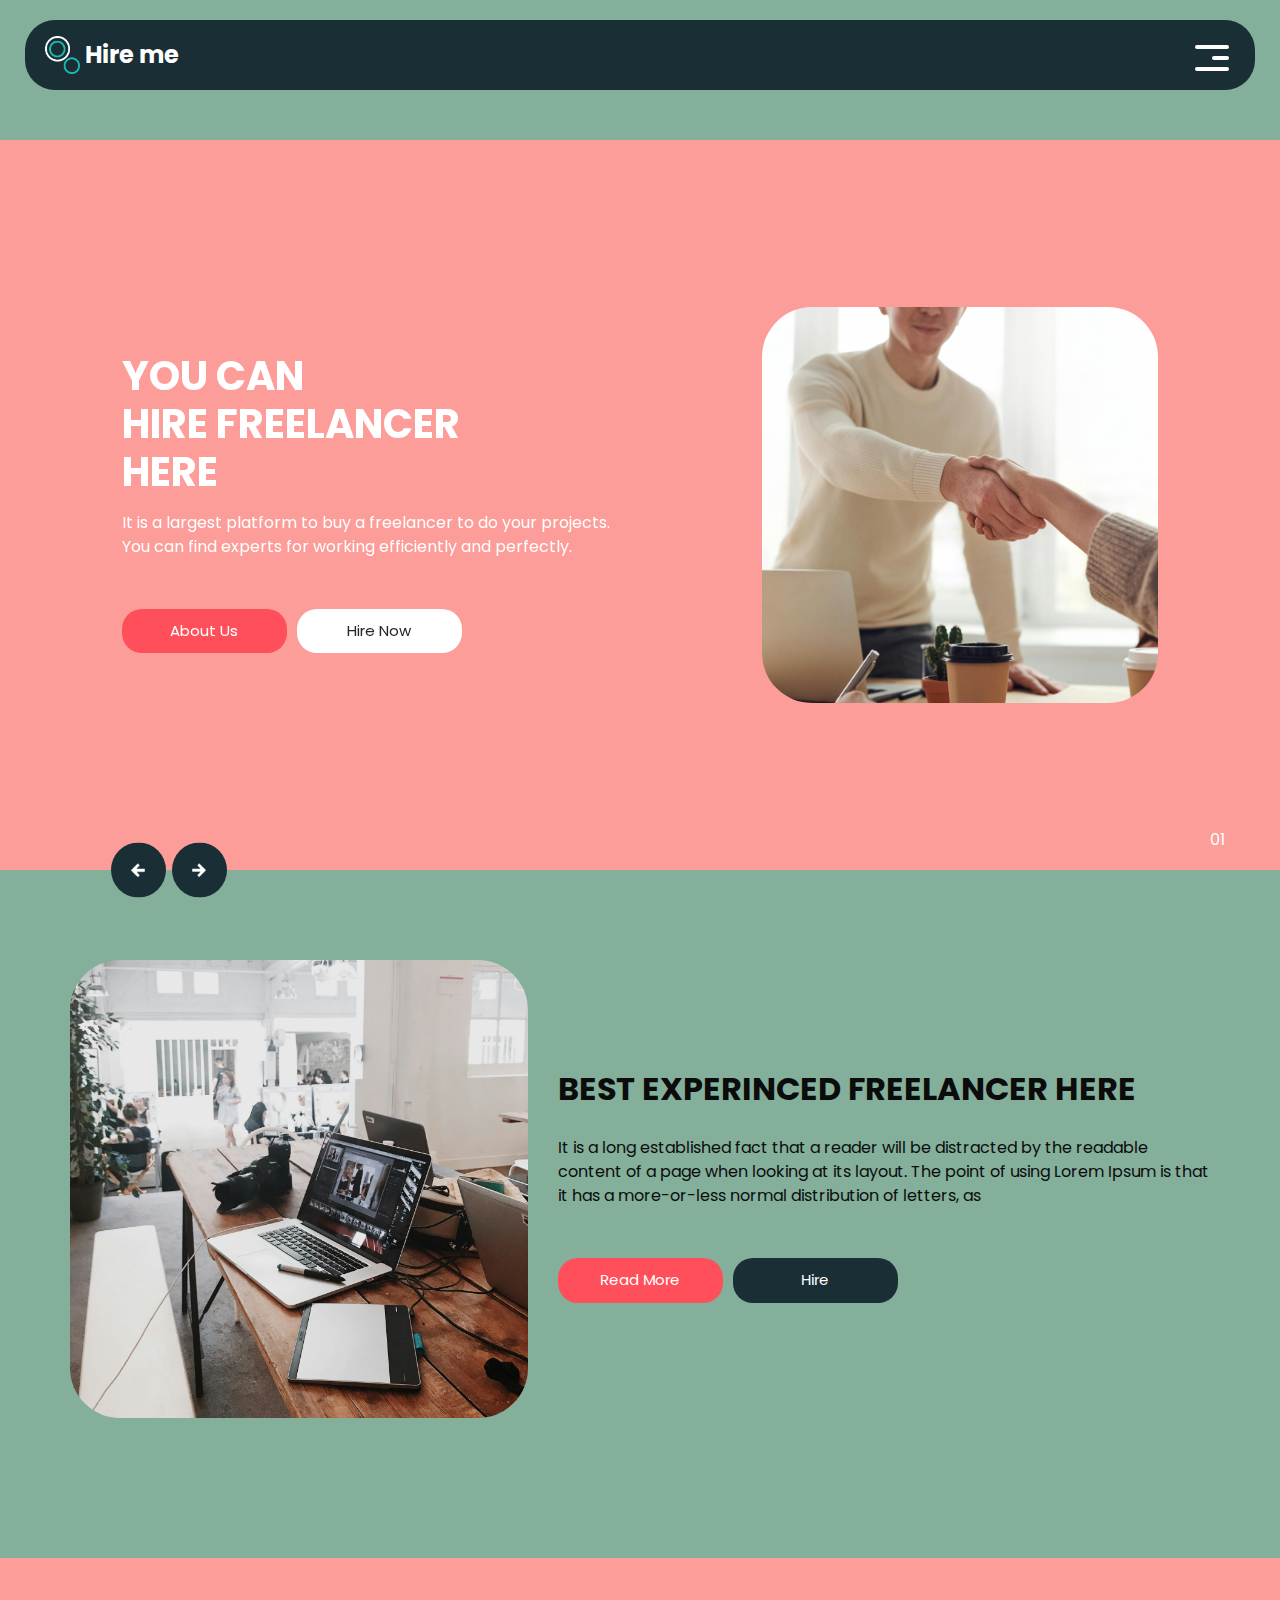
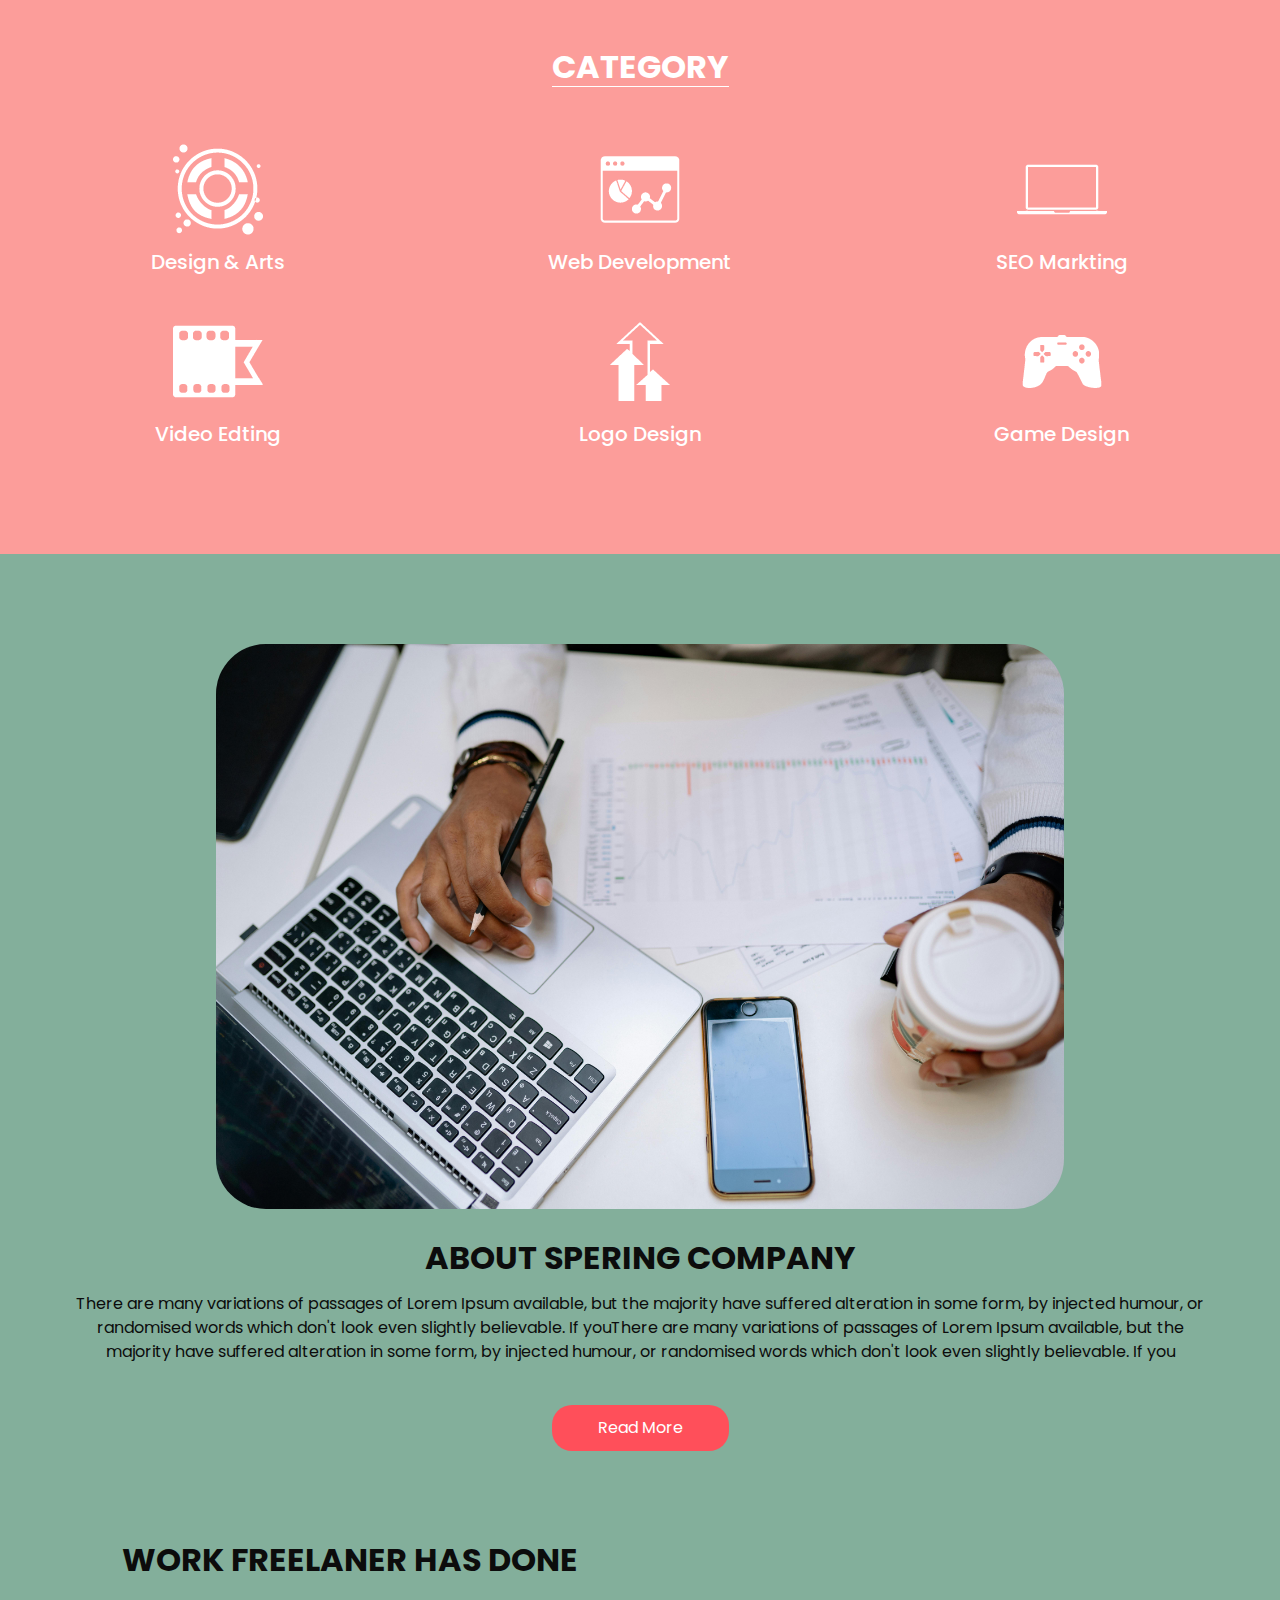
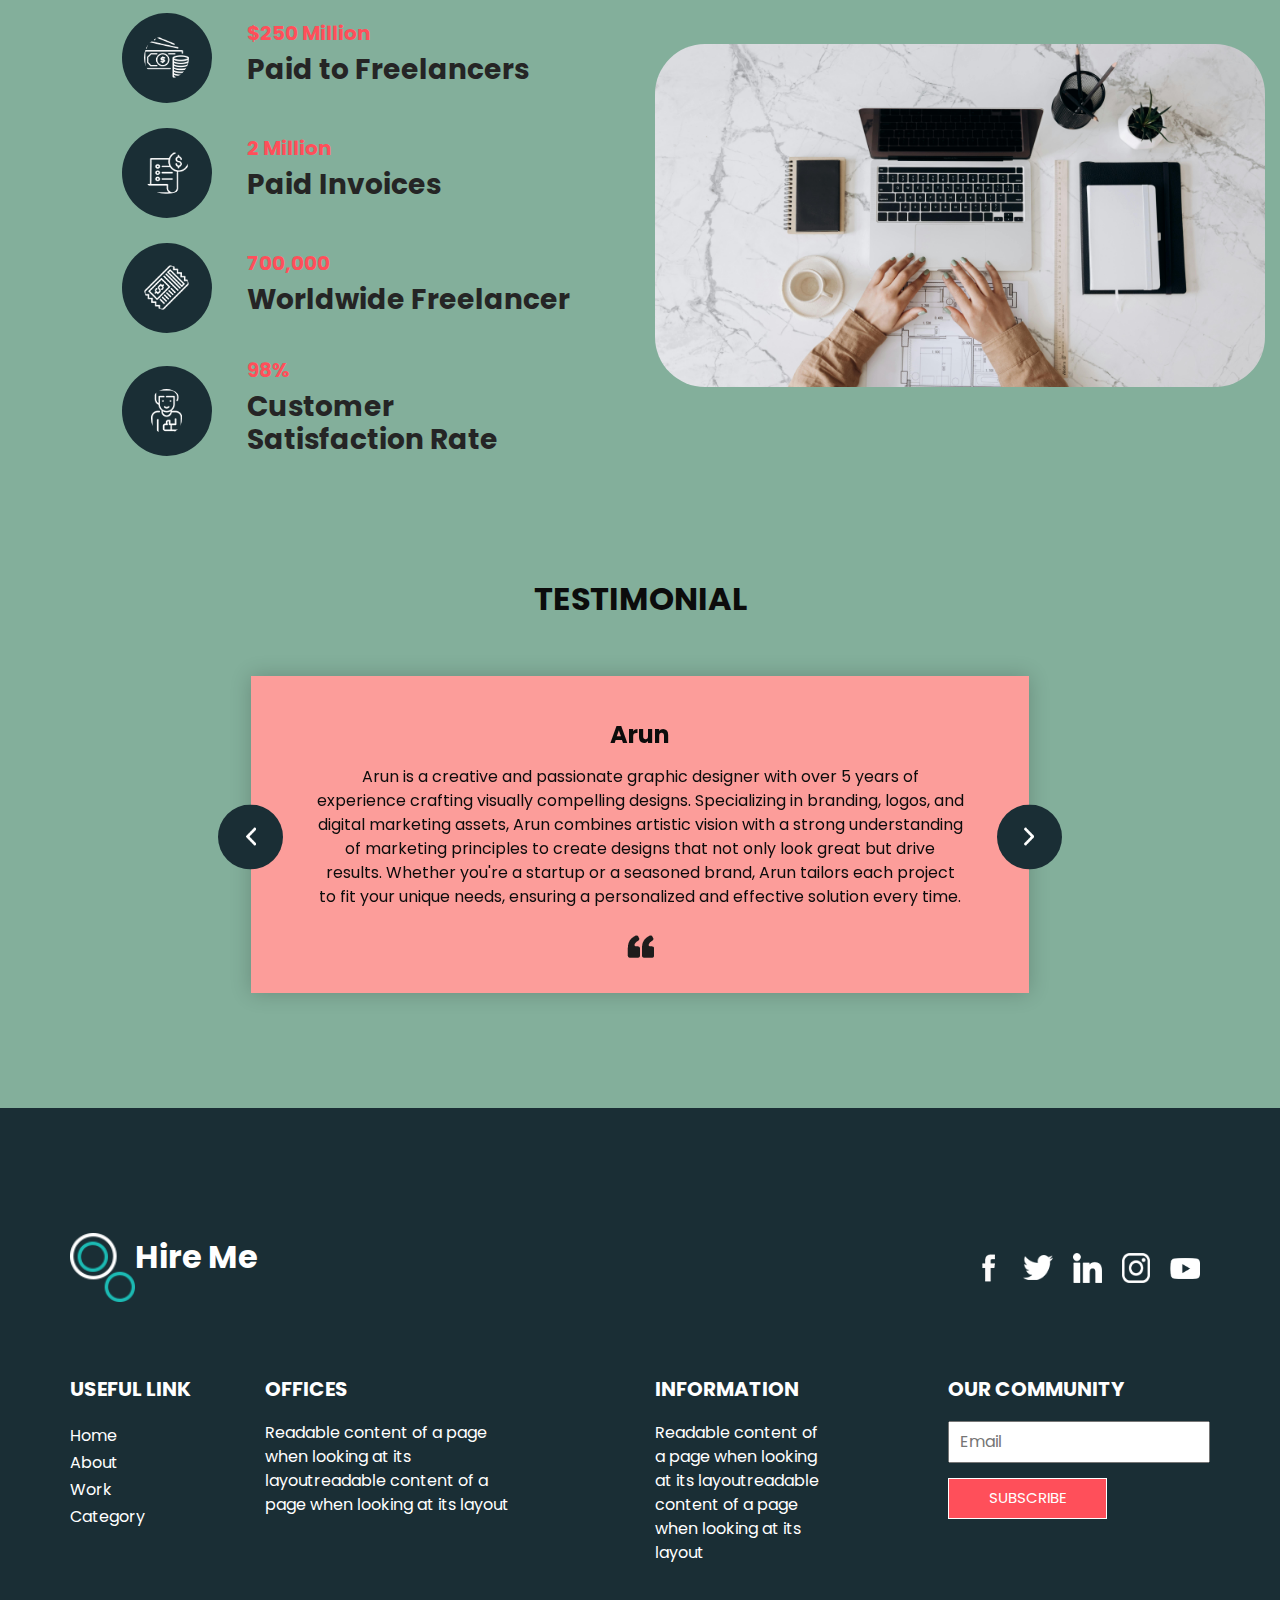
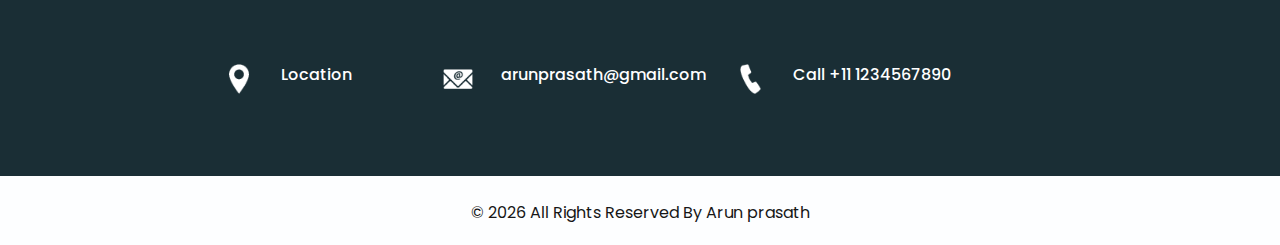
<file: HireMe/index.html>
<!DOCTYPE html>
<html>

<head>
  <!-- Basic -->
  <meta charset="utf-8" />
  <meta http-equiv="X-UA-Compatible" content="IE=edge" />
  <!-- Mobile Metas -->
  <meta name="viewport" content="width=device-width, initial-scale=1, shrink-to-fit=no" />
  <!-- Site Metas -->
  <meta name="keywords" content="" />
  <meta name="description" content="" />
  <meta name="author" content="" />

  <title>Hire Me</title>

  <!-- bootstrap core css -->
  <link rel="stylesheet" type="text/css" href="css/bootstrap.css" />

  <link href="https://fonts.googleapis.com/css?family=Poppins:400,700&display=swap" rel="stylesheet">
  <!-- Custom styles for this template -->
  <link href="css/style.css" rel="stylesheet" />
  <!-- responsive style -->
  <link href="css/responsive.css" rel="stylesheet" />

</head>

<body>
  <div class="hero_area">
    <!-- header section strats -->
    <header class="header_section">
      <div class="container-fluid">
        <nav class="navbar navbar-expand-lg custom_nav-container">
          <a class="navbar-brand" href="index.html">
            <img src="images/logo.png" alt="" />
            <span>
              Hire me
            </span>
          </a>
          <button class="navbar-toggler" type="button" data-toggle="collapse" data-target="#navbarSupportedContent"
            aria-controls="navbarSupportedContent" aria-expanded="false" aria-label="Toggle navigation">
            <span class="navbar-toggler-icon"></span>
          </button>

          <div class="collapse navbar-collapse" id="navbarSupportedContent">
            <ul class="navbar-nav  ">
              <li class="nav-item active">
                <a class="nav-link" href="index.html">Home <span class="sr-only">(current)</span></a>
              </li>
              <li class="nav-item">
                <a class="nav-link" href="about.html"> About</a>
              </li>
              <li class="nav-item">
                <a class="nav-link" href="work.html">Work </a>
              </li>
              <li class="nav-item">
                <a class="nav-link" href="category.html"> Category </a>
              </li>
            </ul>
            <div class="user_option">
              <a href="">
                <span>
                  Login
                </span>
              </a>
              <form class="form-inline my-2 my-lg-0 ml-0 ml-lg-4 mb-3 mb-lg-0">
                <button class="btn  my-2 my-sm-0 nav_search-btn" type="submit"></button>
              </form>
            </div>
          </div>
          <div>
            <div class="custom_menu-btn ">
              <button>
                <span class=" s-1">

                </span>
                <span class="s-2">

                </span>
                <span class="s-3">

                </span>
              </button>
            </div>
          </div>

        </nav>
      </div>
    </header>
    <!-- end header section -->
    <!-- slider section -->
    <section class="slider_section ">
      <div class="carousel_btn-container">
        <a class="carousel-control-prev" href="#carouselExampleIndicators" role="button" data-slide="prev">
          <span class="sr-only">Previous</span>
        </a>
        <a class="carousel-control-next" href="#carouselExampleIndicators" role="button" data-slide="next">
          <span class="sr-only">Next</span>
        </a>
      </div>
      <div id="carouselExampleIndicators" class="carousel slide" data-ride="carousel">
        <ol class="carousel-indicators">
          <li data-target="#carouselExampleIndicators" data-slide-to="0" class="active">01</li>
          <li data-target="#carouselExampleIndicators" data-slide-to="1">02</li>
          <li data-target="#carouselExampleIndicators" data-slide-to="2">03</li>
        </ol>
        <div class="carousel-inner">
          <div class="carousel-item active">
            <div class="container-fluid">
              <div class="row">
                <div class="col-md-5 offset-md-1">
                  <div class="detail-box">
                    <h1>
                      You Can <br>
                      Hire Freelancer <br>
                      Here
                    </h1>
                    <p>
                      It is a largest platform to buy a freelancer to do your projects. You can find experts for working
                      efficiently and perfectly.
                    </p>
                    <div class="btn-box">
                      <a href="" class="btn-1">
                        About Us
                      </a>
                      <a href="" class="btn-2">
                        Hire Now
                      </a>
                    </div>
                  </div>
                </div>
                <div class="offset-md-1 col-md-4 img-container">
                  <div class="img-box">
                    <img src="images/slider-img1.jpg" alt="">
                  </div>
                </div>
              </div>
            </div>
          </div>
          <div class="carousel-item ">
            <div class="container-fluid">
              <div class="row">
                <div class="col-md-5 offset-md-1">
                  <div class="detail-box">
                    <h1>
                      You Can <br>
                      Get Projects <br>
                      Here
                    </h1>
                    <p>
                      It is a long established fact that a reader will be distracted by
                      the readable content of a page
                    </p>
                    <div class="btn-box">
                      <a href="" class="btn-1">
                        Become Freelancer
                      </a>
                      <a href="" class="btn-2">
                        Get Project
                      </a>
                    </div>
                  </div>
                </div>
                <div class="offset-md-1 col-md-4 img-container">
                  <div class="img-box">
                    <img src="images/slider-img2.jpg" alt="">
                  </div>
                </div>
              </div>
            </div>
          </div>
          <div class="carousel-item ">
            <div class="container-fluid">
              <div class="row">
                <div class="col-md-5 offset-md-1">
                  <div class="detail-box">
                    <h1>
                      You Can <br>
                      Hire Freelancer <br>
                      Here
                    </h1>
                    <p>
                      It is a long established fact that a reader will be distracted by
                      the readable content of a page
                    </p>
                    <div class="btn-box">
                      <a href="" class="btn-1">
                        About Us
                      </a>
                      <a href="" class="btn-2">
                        Get A Quote
                      </a>
                    </div>
                  </div>
                </div>
                <div class="offset-md-1 col-md-4 img-container">
                  <div class="img-box">
                    <img src="images/slider-img3.jpg" alt="">
                  </div>
                </div>
              </div>
            </div>
          </div>
        </div>

      </div>

    </section>
    <!-- end slider section -->
  </div>


  <!-- experience section -->

  <section class="experience_section layout_padding">
    <div class="container">
      <div class="row">
        <div class="col-md-5">
          <div class="img-box">
            <img src="images/experience-img.jpg" alt="">
          </div>
        </div>
        <div class="col-md-7">
          <div class="detail-box">
            <div class="heading_container">
              <h2>
                Best Experinced Freelancer Here
              </h2>
            </div>
            <p>
              It is a long established fact that a reader will be distracted by the readable content of a page when
              looking at its layout. The point of using Lorem Ipsum is that it has a more-or-less normal distribution of
              letters, as
            </p>
            <div class="btn-box">
              <a href="" class="btn-1">
                Read More
              </a>
              <a href="" class="btn-2">
                Hire
              </a>
            </div>
          </div>
        </div>

      </div>
    </div>
  </section>

  <!-- end experience section -->

  <!-- category section -->

  <section class="category_section layout_padding">
    <div class="container">
      <div class="heading_container">
        <h2>
          Category
        </h2>
      </div>
      <div class="category_container">
        <div class="box">
          <div class="img-box">
            <img src="images/c1.png" alt="">
          </div>
          <div class="detail-box">
            <h5>
              Design & Arts
            </h5>
          </div>
        </div>
        <div class="box">
          <div class="img-box">
            <img src="images/c2.png" alt="">
          </div>
          <div class="detail-box">
            <h5>
              Web Development
            </h5>
          </div>
        </div>
        <div class="box">
          <div class="img-box">
            <img src="images/c3.png" alt="">
          </div>
          <div class="detail-box">
            <h5>
              SEO Markting
            </h5>
          </div>
        </div>
        <div class="box">
          <div class="img-box">
            <img src="images/c4.png" alt="">
          </div>
          <div class="detail-box">
            <h5>
              Video Edting
            </h5>
          </div>
        </div>
        <div class="box">
          <div class="img-box">
            <img src="images/c5.png" alt="">
          </div>
          <div class="detail-box">
            <h5>
              Logo Design
            </h5>
          </div>
        </div>
        <div class="box">
          <div class="img-box">
            <img src="images/c6.png" alt="">
          </div>
          <div class="detail-box">
            <h5>
              Game Design
            </h5>
          </div>
        </div>
      </div>
    </div>
  </section>


  <!-- end category section -->

  <!-- about section -->

  <section class="about_section layout_padding">
    <div class="container">
      <div class="row">
        <div class="col-md-10 col-lg-9 mx-auto">
          <div class="img-box">
            <img src="images/about-img.jpg" alt="">
          </div>
        </div>
      </div>
      <div class="detail-box">
        <h2>
          About Spering Company
        </h2>
        <p>
          There are many variations of passages of Lorem Ipsum available, but the majority have suffered alteration in
          some form, by injected humour, or randomised words which don't look even slightly believable. If youThere are
          many variations of passages of Lorem Ipsum available, but the majority have suffered alteration in some form,
          by injected humour, or randomised words which don't look even slightly believable. If you
        </p>
        <a href="">
          Read More
        </a>
      </div>
    </div>
  </section>

  <!-- end about section -->

  <!-- freelance section -->

  <section class="freelance_section ">
    <div id="accordion">
      <div class="container-fluid">
        <div class="row">
          <div class="col-md-5 offset-md-1">
            <div class="detail-box">
              <div class="heading_container">
                <h2>
                  Work Freelaner Has Done
                </h2>
              </div>
              <div class="tab_container">
                <div class="t-link-box" data-toggle="collapse" data-target="#collapseOne" aria-expanded="true"
                  aria-controls="collapseOne">
                  <div class="img-box">
                    <img src="images/f1.png" alt="">
                  </div>
                  <div class="detail-box">
                    <h5>
                      $250 Million
                    </h5>
                    <h3>
                      Paid to Freelancers
                    </h3>
                  </div>
                </div>
                <div class="t-link-box collapsed" data-toggle="collapse" data-target="#collapseTwo"
                  aria-expanded="false" aria-controls="collapseTwo">
                  <div class="img-box">
                    <img src="images/f2.png" alt="">
                  </div>
                  <div class="detail-box">
                    <h5>
                      2 Million
                    </h5>
                    <h3>
                      Paid Invoices
                    </h3>
                  </div>
                </div>
                <div class="t-link-box collapsed" data-toggle="collapse" data-target="#collapseThree"
                  aria-expanded="false" aria-controls="collapseThree">
                  <div class="img-box">
                    <img src="images/f3.png" alt="">
                  </div>
                  <div class="detail-box">
                    <h5>
                      700,000
                    </h5>
                    <h3>
                      Worldwide Freelancer
                    </h3>
                  </div>
                </div>
                <div class="t-link-box collapsed" data-toggle="collapse" data-target="#collapseFour"
                  aria-expanded="false" aria-controls="collapseFour">
                  <div class="img-box">
                    <img src="images/f4.png" alt="">
                  </div>
                  <div class="detail-box">
                    <h5>
                      98%
                    </h5>
                    <h3>
                      Customer <br>
                      Satisfaction Rate
                    </h3>
                  </div>
                </div>
              </div>
            </div>
          </div>
          <div class="col-md-6">
            <div class="collapse show" id="collapseOne" aria-labelledby="headingOne" data-parent="#accordion">
              <div class="img-box">
                <img src="images/freelance-img.jpg" alt="">
              </div>
            </div>
            <div class="collapse" id="collapseTwo" aria-labelledby="headingTwo" data-parent="#accordion">
              <div class="img-box">
                <img src="images/freelance-img.jpg" alt="">
              </div>
            </div>
            <div class="collapse" id="collapseThree" aria-labelledby="headingThree" data-parent="#accordion">
              <div class="img-box">
                <img src="images/freelance-img.jpg" alt="">
              </div>
            </div>
            <div class="collapse" id="collapseFour" aria-labelledby="headingfour" data-parent="#accordion">
              <div class="img-box">
                <img src="images/freelance-img.jpg" alt="">
              </div>
            </div>
          </div>
        </div>
      </div>
    </div>
  </section>

  <!-- end freelance section -->

  <!-- client section -->

  <section class="client_section layout_padding">
    <div class="container">
      <div class="row">
        <div class="col-lg-9 col-md-10 mx-auto">
          <div class="heading_container">
            <h2>
              Testimonial
            </h2>
          </div>
          <div id="carouselExampleControls" class="carousel slide" data-ride="carousel">
            <div class="carousel-inner">
              <div class="carousel-item active">
                <div class="detail-box">
                  <h4>
                    Arun
                  </h4>
                  <p>
                    Arun is a creative and passionate graphic designer with over 5 years of experience crafting visually
                    compelling designs. Specializing in branding, logos, and digital marketing assets, Arun combines
                    artistic vision with a strong understanding of marketing principles to create designs that not only
                    look great but drive results. Whether you're a startup or a seasoned brand, Arun tailors each
                    project to fit your unique needs, ensuring a personalized and effective solution every time.
                  </p>
                  <img src="images/quote.png" alt="">
                </div>
              </div>
              <div class="carousel-item">
                <div class="detail-box">
                  <h4>
                    Charan
                  </h4>
                  <p>
                    Charan is a skilled web developer with expertise in both front-end and back-end technologies.
                    Proficient in HTML, CSS, JavaScript, and frameworks like React and Node.js, Charan builds dynamic,
                    responsive websites and web applications that meet the unique needs of clients. He focuses on
                    creating seamless, user-friendly experiences that are not only visually appealing but also
                    functional and efficient.
                  </p>
                  <img src="images/quote.png" alt="">
                </div>
              </div>
              <div class="carousel-item">
                <div class="detail-box">
                  <h4>
                    Dharanish
                  </h4>
                  <p>
                    Dharanish is a talented graphic designer with a keen eye for detail and a strong creative flair.
                    Specializing in logo design, branding, and print materials, Dharanish brings a fresh and innovative
                    approach to every project. His designs are not only aesthetically pleasing but also strategically
                    aligned with clients' brand identities, helping businesses make a lasting visual impact.
                  </p>
                  <img src="images/quote.png" alt="">
                </div>
              </div>
            </div>
            <a class="carousel-control-prev" href="#carouselExampleControls" role="button" data-slide="prev">
              <span class="sr-only">Previous</span>
            </a>
            <a class="carousel-control-next" href="#carouselExampleControls" role="button" data-slide="next">
              <span class="sr-only">Next</span>
            </a>
          </div>
        </div>
      </div>
    </div>
  </section>

  <!-- end client section -->



  <!-- info section -->

  <section class="info_section ">
    <div class="info_container layout_padding-top">
      <div class="container">
        <div class="info_top">
          <div class="info_logo">
            <img src="images/logo.png" alt="" />
            <span>
              Hire Me
            </span>
          </div>
          <div class="social_box">
            <a href="#">
              <img src="images/fb.png" alt="">
            </a>
            <a href="#">
              <img src="images/twitter.png" alt="">
            </a>
            <a href="#">
              <img src="images/linkedin.png" alt="">
            </a>
            <a href="#">
              <img src="images/instagram.png" alt="">
            </a>
            <a href="#">
              <img src="images/youtube.png" alt="">
            </a>
          </div>
        </div>

        <div class="info_main">
          <div class="row">
            <div class="col-md-3 col-lg-2">
              <div class="info_link-box">
                <h5>
                  Useful Link
                </h5>
                <ul>
                  <li class=" active">
                    <a class="" href="index.html">Home <span class="sr-only">(current)</span></a>
                  </li>
                  <li class="">
                    <a class="" href="about.html">About </a>
                  </li>
                  <li class="">
                    <a class="" href="work.html">Work </a>
                  </li>
                  <li class="">
                    <a class="" href="category.html">Category </a>
                  </li>
                </ul>
              </div>
            </div>
            <div class="col-md-3 ">
              <h5>
                Offices
              </h5>
              <p>
                Readable content of a page when looking at its layoutreadable content of a page when looking at its
                layout
              </p>
            </div>

            <div class="col-md-3 col-lg-2 offset-lg-1">
              <h5>
                Information
              </h5>
              <p>
                Readable content of a page when looking at its layoutreadable content of a page when looking at its
                layout
              </p>
            </div>

            <div class="col-md-3  offset-lg-1">
              <div class="info_form ">
                <h5>
                  Our Community
                </h5>
                <form action="">
                  <input type="email" placeholder="Email">
                  <button>
                    Subscribe
                  </button>
                </form>
              </div>
            </div>
          </div>
        </div>
        <div class="row">
          <div class="col-lg-9 col-md-10 mx-auto">
            <div class="info_contact layout_padding2">
              <div class="row">
                <div class="col-md-3">
                  <a href="https://www.google.com/maps/place/Nandha+Engineering+College/@11.2897308,77.6194822,14z/data=!4m6!3m5!1s0x3ba96d97cfae1069:0x7369b4b751e95b88!8m2!3d11.2860707!4d77.6210174!16s%2Fm%2F07s4gvw?entry=ttu&g_ep=EgoyMDI1MDEyMi4wIKXMDSoASAFQAw%3D%3D"
                    class="link-box">
                    <div class="img-box">
                      <img src="images/location.png" alt="">
                    </div>
                    <div class="detail-box">
                      <h6>
                        Location
                      </h6>
                    </div>
                  </a>
                </div>
                <div class="col-md-4">
                  <a href="#" class="link-box">
                    <div class="img-box">
                      <img src="images/mail.png" alt="">
                    </div>
                    <div class="detail-box">
                      <h6>
                        arunprasath@gmail.com
                      </h6>
                    </div>
                  </a>
                </div>
                <div class="col-md-5">
                  <a href="#" class="link-box">
                    <div class="img-box">
                      <img src="images/call.png" alt="">
                    </div>
                    <div class="detail-box">
                      <h6>
                        Call +11 1234567890
                      </h6>
                    </div>
                  </a>
                </div>
              </div>
            </div>
          </div>
        </div>

      </div>
    </div>
  </section>

  <!-- end info section -->

  <!-- footer section -->
  <footer class="container-fluid footer_section ">
    <div class="container">
      <p>
        &copy; <span id="displayDate"></span> All Rights Reserved By
        <a href="https://html.design/">Arun prasath</a>
      </p>
    </div>
  </footer>
  <!-- end  footer section -->


  <script src="js/jquery-3.4.1.min.js"></script>
  <script src="js/bootstrap.js"></script>
  <script src="js/custom.js"></script>


</body>
</body>

</html>
</file>
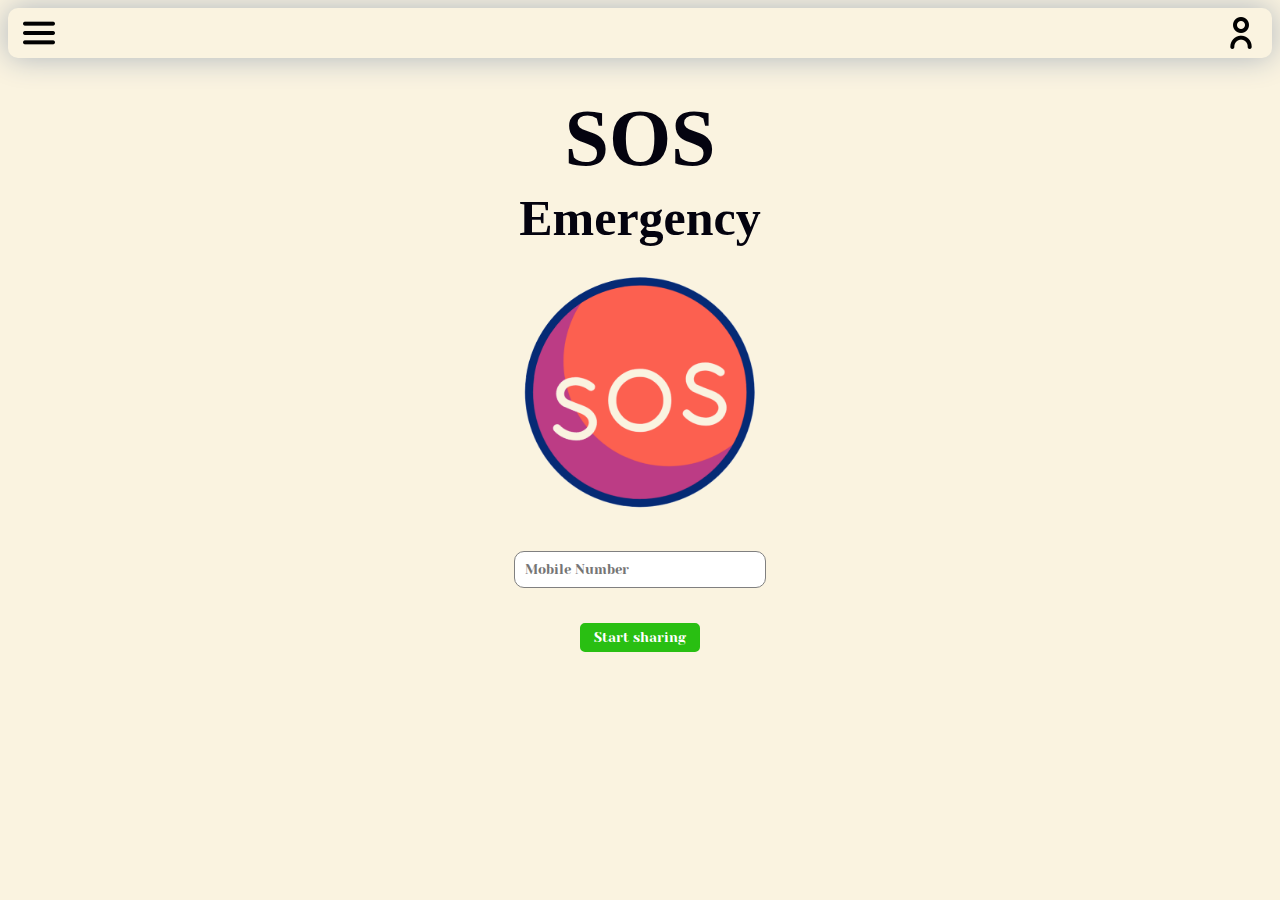
<file: Mini project/index.html>
<!DOCTYPE html>
<html lang="en">
<head>
    <meta charset="UTF-8">
    <meta name="viewport" content="width=device-width, initial-scale=1.0">
    <link rel="preconnect" href="https://fonts.googleapis.com">
    <link rel="preconnect" href="https://fonts.gstatic.com" crossorigin>
    <link href="https://fonts.googleapis.com/css2?family=Yantramanav:wght@700&family=Yeseva+One&display=swap" rel="stylesheet">
    <link rel="stylesheet" href="style.css">
    <!-- <script src="function.js"></script> -->
    <link rel="icon" href="siren.png">
    <title>SOS Emergency</title>
</head>
<body style="background-color: #FAF3E0;">
    <nav id="navigation">
        <img src="menu-burger.png" alt="menu" onclick="menu_bar()">
        <img src="user (1).png" alt="Profile" onclick="profile()">
    </nav>
    <center>
        <div id="heading">
            <h1 id="sos">SOS</h1>
            <h3 id="emergency">Emergency</h3>
        </div>
        <div id="image">
            <img src="sos (2).gif" alt="SOS" id="sos_img">
        </div>
        <div id="input_div">
            <input type="text" placeholder="Mobile Number" id="num_in">
            <div style="padding-top: 20px;">
                <!-- <button onclick="send_location()" id="send_btn">Get Location</button> -->
                <button onclick="popup_box();send_location()" id="share_btn">Start sharing</button>
            </div>
        </div>
        <div id="popup_div"></div>
        <div id="msg_div">
            <div id="inner_msgdiv">
                <img src="output-onlinegiftools.gif" alt="Tick" style="width: 50px; height: 50px;">
                <h1 id="alert_msg">Your information is successfully sharing.</h1>
                <div id="btn_div">
                    <button id="ok_btn" onclick="return_main()">Okay</button>
                    <button id="info_btn" onclick="show_info()"><strong>Details</strong></button>
                </div>
            </div>
            <div id="loc_div">
                <h1>Location</h1>
                <h2 id="lati">Latitude : </h2>
                <h2 id="longi">Longitude : </h2>
                <button id="back_btn" onclick="back_menu()">Back</button>
            </div>
        </div> 
        <script src="function.js"></script>
    </center>
</body>
</html>
</file>
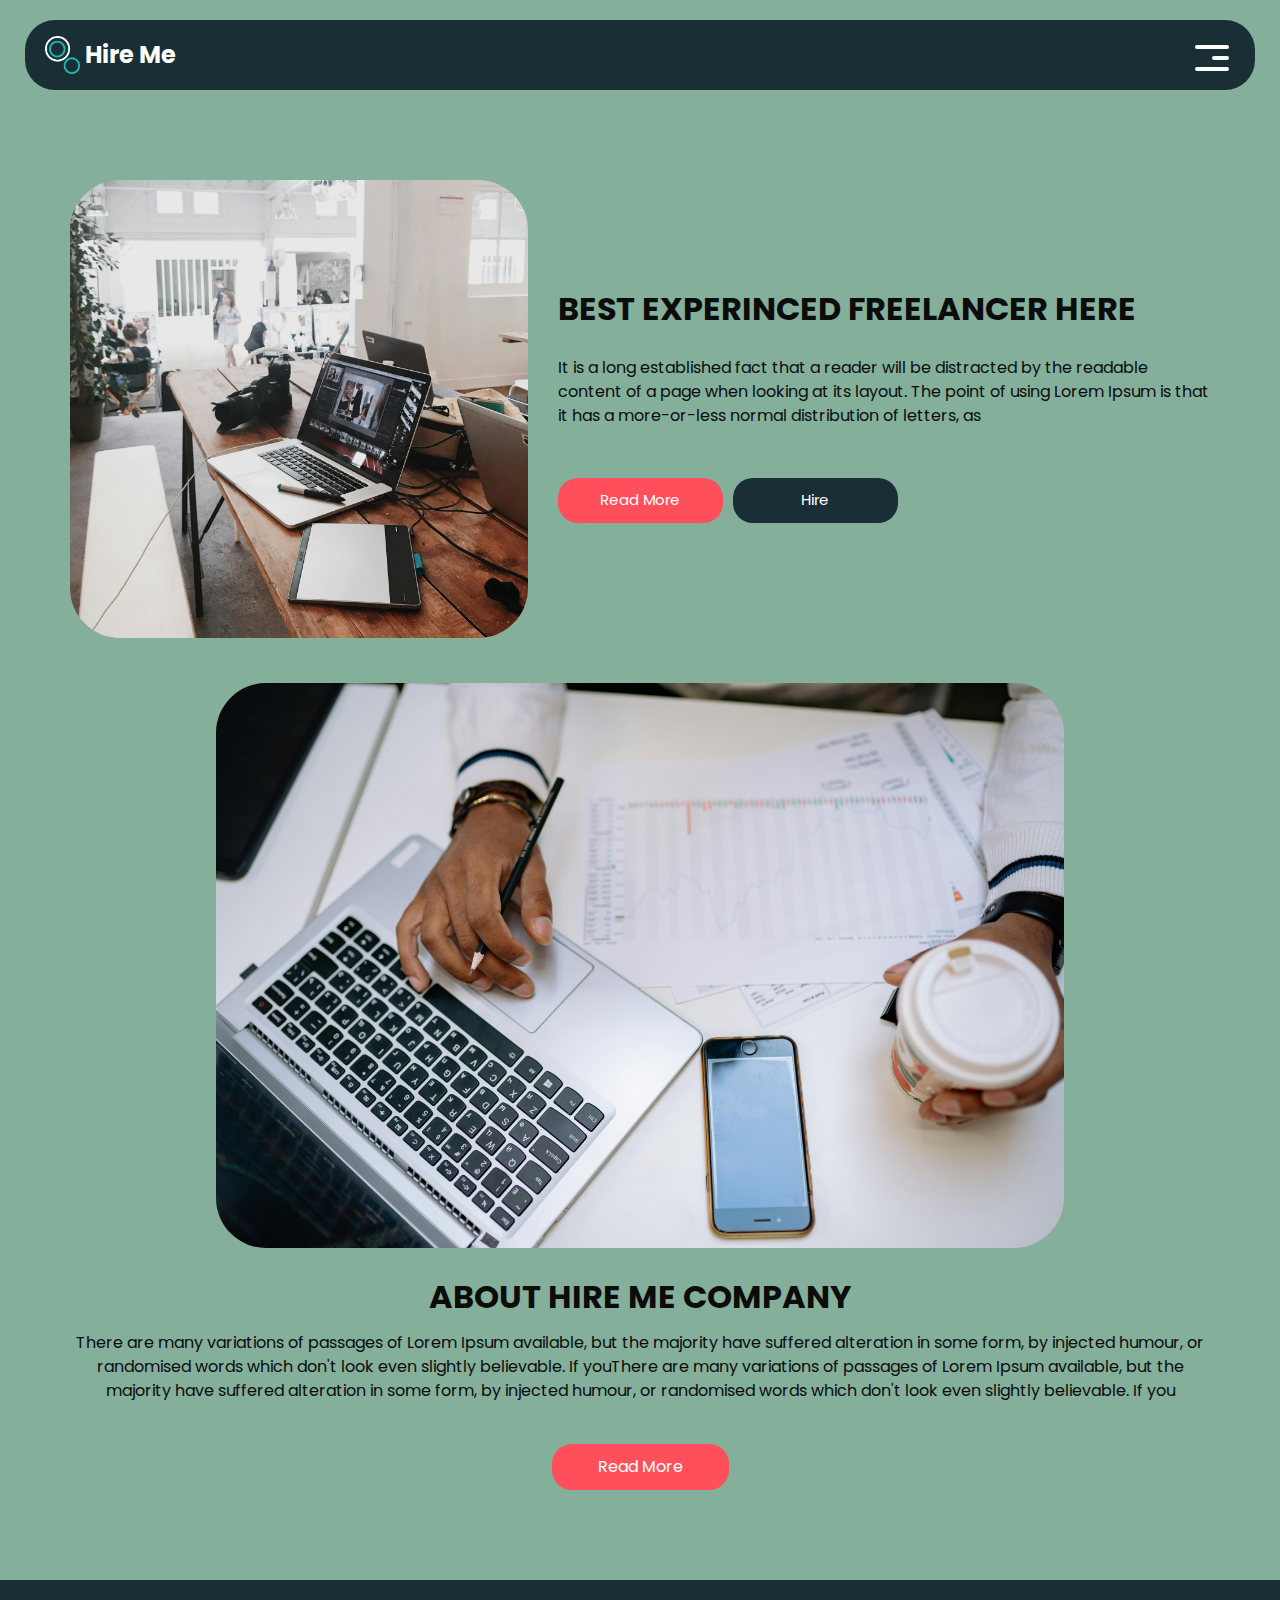
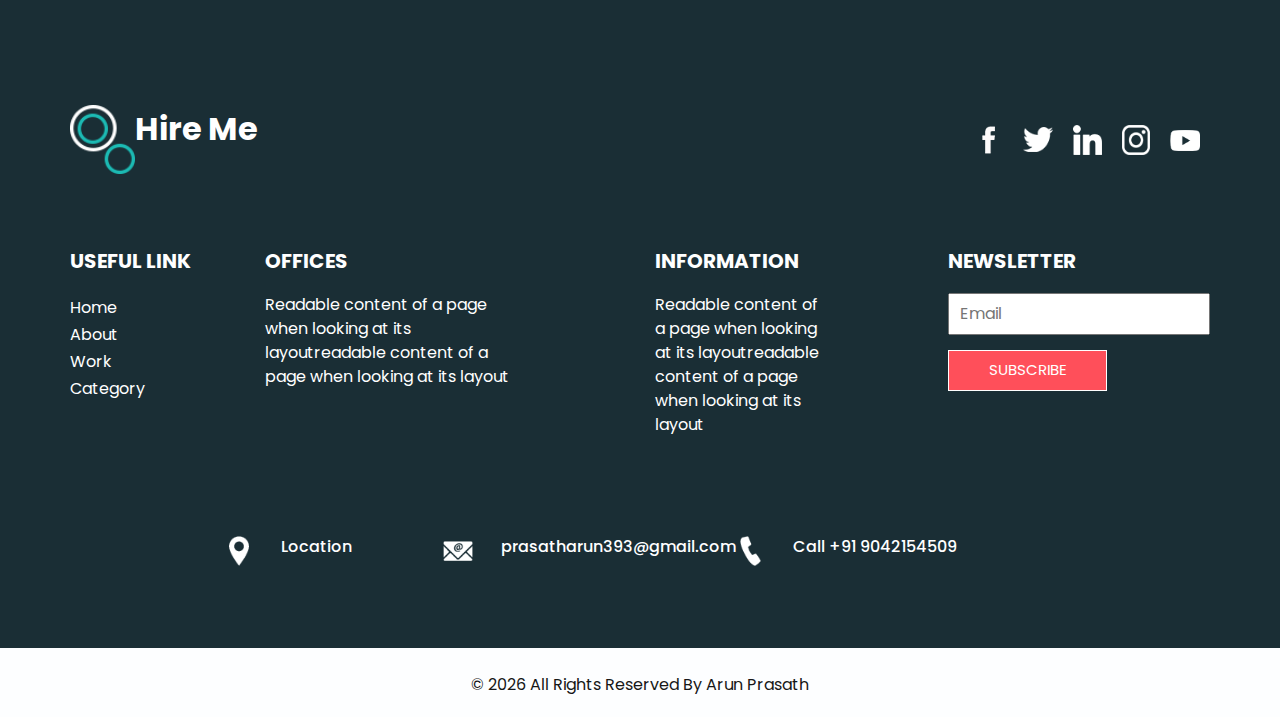
<file: HireMe/about.html>
<!DOCTYPE html>
<html>

<head>
  <!-- Basic -->
  <meta charset="utf-8" />
  <meta http-equiv="X-UA-Compatible" content="IE=edge" />
  <!-- Mobile Metas -->
  <meta name="viewport" content="width=device-width, initial-scale=1, shrink-to-fit=no" />
  <!-- Site Metas -->
  <meta name="keywords" content="" />
  <meta name="description" content="" />
  <meta name="author" content="" />

  <title>Hire Me</title>

  <!-- bootstrap core css -->
  <link rel="stylesheet" type="text/css" href="css/bootstrap.css" />

  <link href="https://fonts.googleapis.com/css?family=Poppins:400,700&display=swap" rel="stylesheet">
  <!-- Custom styles for this template -->
  <link href="css/style.css" rel="stylesheet" />
  <!-- responsive style -->
  <link href="css/responsive.css" rel="stylesheet" />
</head>

<body class="sub_page">
  <div class="hero_area">
    <!-- header section strats -->
    <header class="header_section">
      <div class="container-fluid">
        <nav class="navbar navbar-expand-lg custom_nav-container">
          <a class="navbar-brand" href="index.html">
            <img src="images/logo.png" alt="" />
            <span>
              Hire Me
            </span>
          </a>
          <button class="navbar-toggler" type="button" data-toggle="collapse" data-target="#navbarSupportedContent" aria-controls="navbarSupportedContent" aria-expanded="false" aria-label="Toggle navigation">
            <span class="navbar-toggler-icon"></span>
          </button>

          <div class="collapse navbar-collapse" id="navbarSupportedContent">
            <ul class="navbar-nav  ">
              <li class="nav-item">
                <a class="nav-link" href="index.html">Home <span class="sr-only">(current)</span></a>
              </li>
              <li class="nav-item active">
                <a class="nav-link" href="about.html"> About</a>
              </li>
              <li class="nav-item">
                <a class="nav-link" href="work.html">Work </a>
              </li>
              <li class="nav-item">
                <a class="nav-link" href="category.html"> Category </a>
              </li>
            </ul>
            <div class="user_option">
              <a href="">
                <span>
                  Login
                </span>
              </a>
              <form class="form-inline my-2 my-lg-0 ml-0 ml-lg-4 mb-3 mb-lg-0">
                <button class="btn  my-2 my-sm-0 nav_search-btn" type="submit"></button>
              </form>
            </div>
          </div>
          <div>
            <div class="custom_menu-btn ">
              <button>
                <span class=" s-1">

                </span>
                <span class="s-2">

                </span>
                <span class="s-3">

                </span>
              </button>
            </div>
          </div>

        </nav>
      </div>
    </header>
    <!-- end header section -->
  </div>


  <!-- experience section -->

  <section class="experience_section layout_padding-top layout_padding2-bottom">
    <div class="container">
      <div class="row">
        <div class="col-md-5">
          <div class="img-box">
            <img src="images/experience-img.jpg" alt="">
          </div>
        </div>
        <div class="col-md-7">
          <div class="detail-box">
            <div class="heading_container">
              <h2>
                Best Experinced Freelancer Here
              </h2>
            </div>
            <p>
              It is a long established fact that a reader will be distracted by the readable content of a page when looking at its layout. The point of using Lorem Ipsum is that it has a more-or-less normal distribution of letters, as
            </p>
            <div class="btn-box">
              <a href="" class="btn-1">
                Read More
              </a>
              <a href="" class="btn-2">
                Hire
              </a>
            </div>
          </div>
        </div>

      </div>
    </div>
  </section>

  <!-- end experience section -->


  <!-- about section -->

  <section class="about_section layout_padding-bottom">
    <div class="container">
      <div class="row">
        <div class="col-md-10 col-lg-9 mx-auto">
          <div class="img-box">
            <img src="images/about-img.jpg" alt="">
          </div>
        </div>
      </div>
      <div class="detail-box">
        <h2>
          About Hire me Company
        </h2>
        <p>
          There are many variations of passages of Lorem Ipsum available, but the majority have suffered alteration in some form, by injected humour, or randomised words which don't look even slightly believable. If youThere are many variations of passages of Lorem Ipsum available, but the majority have suffered alteration in some form, by injected humour, or randomised words which don't look even slightly believable. If you
        </p>
        <a href="">
          Read More
        </a>
      </div>
    </div>
  </section>

  <!-- end about section -->

  <!-- info section -->

  <section class="info_section ">
    <div class="info_container layout_padding-top">
      <div class="container">
        <div class="info_top">
          <div class="info_logo">
            <img src="images/logo.png" alt="" />
            <span>
              Hire Me
            </span>
          </div>
          <div class="social_box">
            <a href="#">
              <img src="images/fb.png" alt="">
            </a>
            <a href="#">
              <img src="images/twitter.png" alt="">
            </a>
            <a href="#">
              <img src="images/linkedin.png" alt="">
            </a>
            <a href="#">
              <img src="images/instagram.png" alt="">
            </a>
            <a href="#">
              <img src="images/youtube.png" alt="">
            </a>
          </div>
        </div>

        <div class="info_main">
          <div class="row">
            <div class="col-md-3 col-lg-2">
              <div class="info_link-box">
                <h5>
                  Useful Link
                </h5>
                <ul>
                  <li class=" active">
                    <a class="" href="index.html">Home <span class="sr-only">(current)</span></a>
                  </li>
                  <li class="">
                    <a class="" href="about.html">About </a>
                  </li>
                  <li class="">
                    <a class="" href="work.html">Work </a>
                  </li>
                  <li class="">
                    <a class="" href="category.html">Category </a>
                  </li>
                </ul>
              </div>
            </div>
            <div class="col-md-3 ">
              <h5>
                Offices
              </h5>
              <p>
                Readable content of a page when looking at its layoutreadable content of a page when looking at its layout
              </p>
            </div>

            <div class="col-md-3 col-lg-2 offset-lg-1">
              <h5>
                Information
              </h5>
              <p>
                Readable content of a page when looking at its layoutreadable content of a page when looking at its layout
              </p>
            </div>

            <div class="col-md-3  offset-lg-1">
              <div class="info_form ">
                <h5>
                  Newsletter
                </h5>
                <form action="">
                  <input type="email" placeholder="Email">
                  <button>
                    Subscribe
                  </button>
                </form>
              </div>
            </div>
          </div>
        </div>
        <div class="row">
          <div class="col-lg-9 col-md-10 mx-auto">
            <div class="info_contact layout_padding2">
              <div class="row">
                <div class="col-md-3">
                  <a href="https://www.google.com/maps/place/Nandha+Engineering+College/@11.2897308,77.6194822,14z/data=!4m6!3m5!1s0x3ba96d97cfae1069:0x7369b4b751e95b88!8m2!3d11.2860707!4d77.6210174!16s%2Fm%2F07s4gvw?entry=ttu&g_ep=EgoyMDI1MDEyMi4wIKXMDSoASAFQAw%3D%3D" class="link-box">
                    <div class="img-box">
                      <img src="images/location.png" alt="">
                    </div>
                    <div class="detail-box">
                      <h6>
                        Location
                      </h6>
                    </div>
                  </a>
                </div>
                <div class="col-md-4">
                  <a href="#" class="link-box">
                    <div class="img-box">
                      <img src="images/mail.png" alt="">
                    </div>
                    <div class="detail-box">
                      <h6>
                        prasatharun393@gmail.com
                      </h6>
                    </div>
                  </a>
                </div>
                <div class="col-md-5">
                  <a href="#" class="link-box">
                    <div class="img-box">
                      <img src="images/call.png" alt="">
                    </div>
                    <div class="detail-box">
                      <h6>
                        Call +91 9042154509
                      </h6>
                    </div>
                  </a>
                </div>
              </div>
            </div>
          </div>
        </div>

      </div>
    </div>
  </section>

  <!-- end info section -->

  <!-- footer section -->
  <footer class="container-fluid footer_section ">
    <div class="container">
      <p>
        &copy; <span id="displayDate"></span> All Rights Reserved By
        <a href="https://html.design/">Arun Prasath</a>
      </p>
    </div>
  </footer>
  <!-- end  footer section -->


  <script src="js/jquery-3.4.1.min.js"></script>
  <script src="js/bootstrap.js"></script>
  <script src="js/custom.js"></script>


</body>
</body>

</html>
</file>
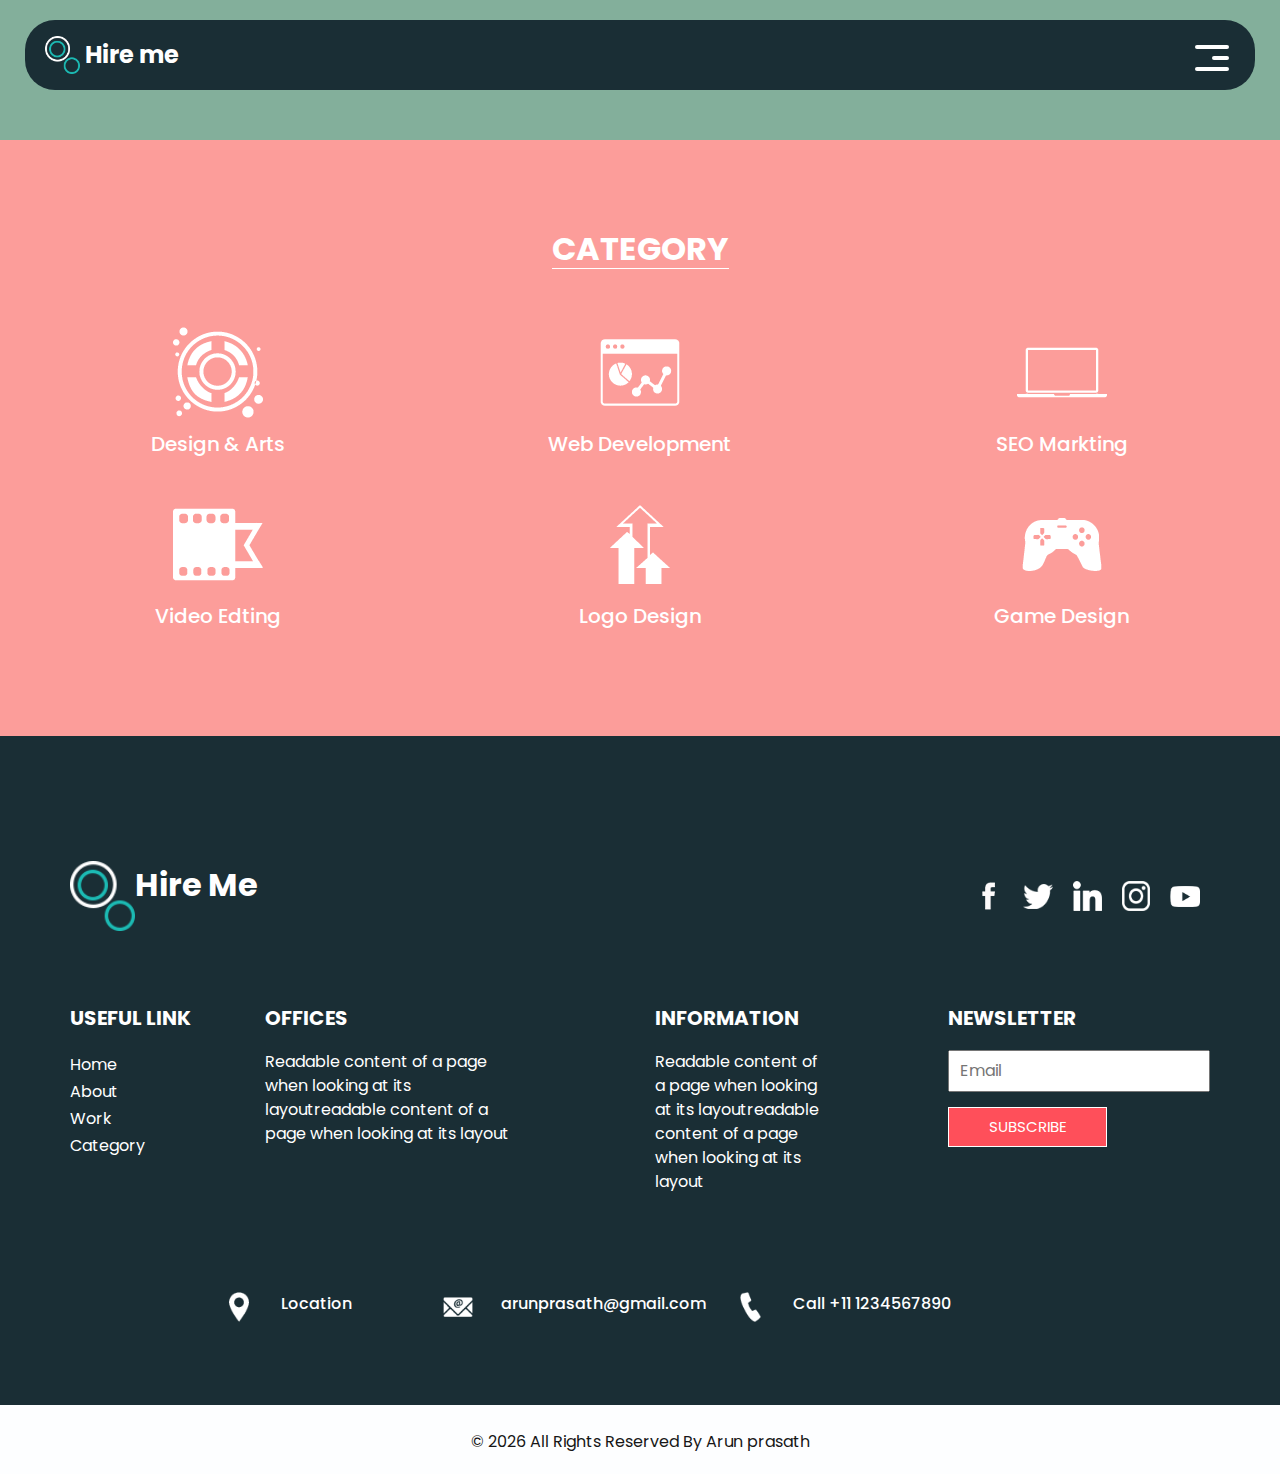
<file: HireMe/category.html>
<!DOCTYPE html>
<html>

<head>
  <!-- Basic -->
  <meta charset="utf-8" />
  <meta http-equiv="X-UA-Compatible" content="IE=edge" />
  <!-- Mobile Metas -->
  <meta name="viewport" content="width=device-width, initial-scale=1, shrink-to-fit=no" />
  <!-- Site Metas -->
  <meta name="keywords" content="" />
  <meta name="description" content="" />
  <meta name="author" content="" />

  <title>Hire Me</title>

  <!-- bootstrap core css -->
  <link rel="stylesheet" type="text/css" href="css/bootstrap.css" />

  <link href="https://fonts.googleapis.com/css?family=Poppins:400,700&display=swap" rel="stylesheet">
  <!-- Custom styles for this template -->
  <link href="css/style.css" rel="stylesheet" />
  <!-- responsive style -->
  <link href="css/responsive.css" rel="stylesheet" />
</head>

<body class="sub_page">
  <div class="hero_area">
    <!-- header section strats -->
    <header class="header_section">
      <div class="container-fluid">
        <nav class="navbar navbar-expand-lg custom_nav-container">
          <a class="navbar-brand" href="index.html">
            <img src="images/logo.png" alt="" />
            <span>
              Hire me
            </span>
          </a>
          <button class="navbar-toggler" type="button" data-toggle="collapse" data-target="#navbarSupportedContent" aria-controls="navbarSupportedContent" aria-expanded="false" aria-label="Toggle navigation">
            <span class="navbar-toggler-icon"></span>
          </button>

          <div class="collapse navbar-collapse" id="navbarSupportedContent">
            <ul class="navbar-nav  ">
              <li class="nav-item ">
                <a class="nav-link" href="index.html">Home <span class="sr-only">(current)</span></a>
              </li>
              <li class="nav-item">
                <a class="nav-link" href="about.html"> About</a>
              </li>
              <li class="nav-item">
                <a class="nav-link" href="work.html">Work </a>
              </li>
              <li class="nav-item active">
                <a class="nav-link" href="category.html"> Category </a>
              </li>
            </ul>
            <div class="user_option">
              <a href="">
                <span>
                  Login
                </span>
              </a>
              <form class="form-inline my-2 my-lg-0 ml-0 ml-lg-4 mb-3 mb-lg-0">
                <button class="btn  my-2 my-sm-0 nav_search-btn" type="submit"></button>
              </form>
            </div>
          </div>
          <div>
            <div class="custom_menu-btn ">
              <button>
                <span class=" s-1">

                </span>
                <span class="s-2">

                </span>
                <span class="s-3">

                </span>
              </button>
            </div>
          </div>

        </nav>
      </div>
    </header>
    <!-- end header section -->
  </div>

  <!-- category section -->

  <section class="category_section layout_padding">
    <div class="container">
      <div class="heading_container">
        <h2>
          Category
        </h2>
      </div>
      <div class="category_container">
        <div class="box">
          <div class="img-box">
            <img src="images/c1.png" alt="">
          </div>
          <div class="detail-box">
            <h5>
              Design & Arts
            </h5>
          </div>
        </div>
        <div class="box">
          <div class="img-box">
            <img src="images/c2.png" alt="">
          </div>
          <div class="detail-box">
            <h5>
              Web Development
            </h5>
          </div>
        </div>
        <div class="box">
          <div class="img-box">
            <img src="images/c3.png" alt="">
          </div>
          <div class="detail-box">
            <h5>
              SEO Markting
            </h5>
          </div>
        </div>
        <div class="box">
          <div class="img-box">
            <img src="images/c4.png" alt="">
          </div>
          <div class="detail-box">
            <h5>
              Video Edting
            </h5>
          </div>
        </div>
        <div class="box">
          <div class="img-box">
            <img src="images/c5.png" alt="">
          </div>
          <div class="detail-box">
            <h5>
              Logo Design
            </h5>
          </div>
        </div>
        <div class="box">
          <div class="img-box">
            <img src="images/c6.png" alt="">
          </div>
          <div class="detail-box">
            <h5>
              Game Design
            </h5>
          </div>
        </div>
      </div>
    </div>
  </section>
  <!-- end category section -->

  <!-- info section -->

  <section class="info_section ">
    <div class="info_container layout_padding-top">
      <div class="container">
        <div class="info_top">
          <div class="info_logo">
            <img src="images/logo.png" alt="" />
            <span>
              Hire Me
            </span>
          </div>
          <div class="social_box">
            <a href="#">
              <img src="images/fb.png" alt="">
            </a>
            <a href="#">
              <img src="images/twitter.png" alt="">
            </a>
            <a href="#">
              <img src="images/linkedin.png" alt="">
            </a>
            <a href="#">
              <img src="images/instagram.png" alt="">
            </a>
            <a href="#">
              <img src="images/youtube.png" alt="">
            </a>
          </div>
        </div>

        <div class="info_main">
          <div class="row">
            <div class="col-md-3 col-lg-2">
              <div class="info_link-box">
                <h5>
                  Useful Link
                </h5>
                <ul>
                  <li class=" active">
                    <a class="" href="index.html">Home <span class="sr-only">(current)</span></a>
                  </li>
                  <li class="">
                    <a class="" href="about.html">About </a>
                  </li>
                  <li class="">
                    <a class="" href="work.html">Work </a>
                  </li>
                  <li class="">
                    <a class="" href="category.html">Category </a>
                  </li>
                </ul>
              </div>
            </div>
            <div class="col-md-3 ">
              <h5>
                Offices
              </h5>
              <p>
                Readable content of a page when looking at its layoutreadable content of a page when looking at its layout
              </p>
            </div>

            <div class="col-md-3 col-lg-2 offset-lg-1">
              <h5>
                Information
              </h5>
              <p>
                Readable content of a page when looking at its layoutreadable content of a page when looking at its layout
              </p>
            </div>

            <div class="col-md-3  offset-lg-1">
              <div class="info_form ">
                <h5>
                  Newsletter
                </h5>
                <form action="">
                  <input type="email" placeholder="Email">
                  <button>
                    Subscribe
                  </button>
                </form>
              </div>
            </div>
          </div>
        </div>
        <div class="row">
          <div class="col-lg-9 col-md-10 mx-auto">
            <div class="info_contact layout_padding2">
              <div class="row">
                <div class="col-md-3">
                  <a href="https://www.google.com/maps/place/Nandha+Engineering+College/@11.2897308,77.6194822,14z/data=!4m6!3m5!1s0x3ba96d97cfae1069:0x7369b4b751e95b88!8m2!3d11.2860707!4d77.6210174!16s%2Fm%2F07s4gvw?entry=ttu&g_ep=EgoyMDI1MDEyMi4wIKXMDSoASAFQAw%3D%3D" class="link-box">
                    <div class="img-box">
                      <img src="images/location.png" alt="">
                    </div>
                    <div class="detail-box">
                      <h6>
                        Location
                      </h6>
                    </div>
                  </a>
                </div>
                <div class="col-md-4">
                  <a href="#" class="link-box">
                    <div class="img-box">
                      <img src="images/mail.png" alt="">
                    </div>
                    <div class="detail-box">
                      <h6>
                        arunprasath@gmail.com
                      </h6>
                    </div>
                  </a>
                </div>
                <div class="col-md-5">
                  <a href="#" class="link-box">
                    <div class="img-box">
                      <img src="images/call.png" alt="">
                    </div>
                    <div class="detail-box">
                      <h6>
                        Call +11 1234567890
                      </h6>
                    </div>
                  </a>
                </div>
              </div>
            </div>
          </div>
        </div>

      </div>
    </div>
  </section>

  <!-- end info section -->

  <!-- footer section -->
  <footer class="container-fluid footer_section ">
    <div class="container">
      <p>
        &copy; <span id="displayDate"></span> All Rights Reserved By
        <a href="https://html.design/">Arun prasath</a>
      </p>
    </div>
  </footer>
  <!-- end  footer section -->


  <script src="js/jquery-3.4.1.min.js"></script>
  <script src="js/bootstrap.js"></script>
  <script src="js/custom.js"></script>

</body>
</body>

</html>
</file>
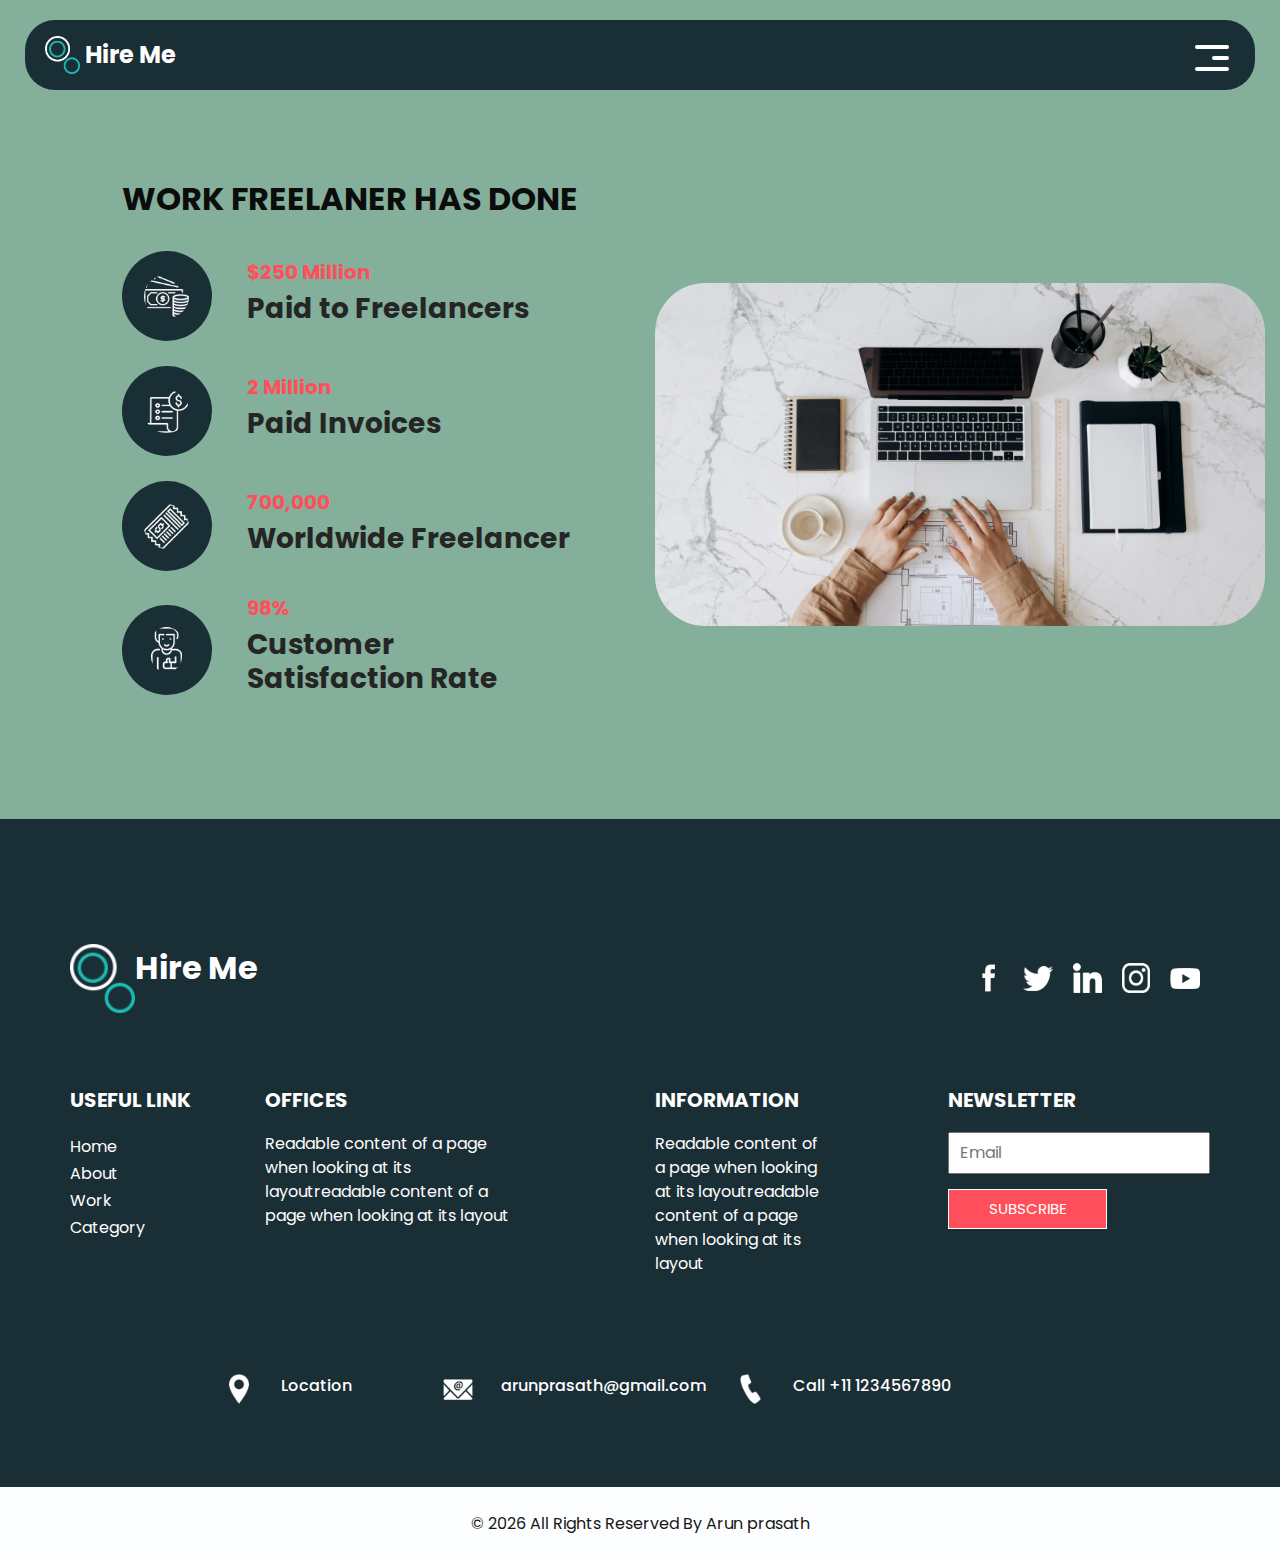
<file: HireMe/work.html>
<!DOCTYPE html>
<html>

<head>
  <!-- Basic -->
  <meta charset="utf-8" />
  <meta http-equiv="X-UA-Compatible" content="IE=edge" />
  <!-- Mobile Metas -->
  <meta name="viewport" content="width=device-width, initial-scale=1, shrink-to-fit=no" />
  <!-- Site Metas -->
  <meta name="keywords" content="" />
  <meta name="description" content="" />
  <meta name="author" content="" />

  <title>Spering</title>

  <!-- bootstrap core css -->
  <link rel="stylesheet" type="text/css" href="css/bootstrap.css" />

  <link href="https://fonts.googleapis.com/css?family=Poppins:400,700&display=swap" rel="stylesheet">
  <!-- Custom styles for this template -->
  <link href="css/style.css" rel="stylesheet" />
  <!-- responsive style -->
  <link href="css/responsive.css" rel="stylesheet" />
</head>

<body class="sub_page">
  <div class="hero_area">
    <!-- header section strats -->
    <header class="header_section">
      <div class="container-fluid">
        <nav class="navbar navbar-expand-lg custom_nav-container">
          <a class="navbar-brand" href="index.html">
            <img src="images/logo.png" alt="" />
            <span>
              Hire Me
            </span>
          </a>
          <button class="navbar-toggler" type="button" data-toggle="collapse" data-target="#navbarSupportedContent" aria-controls="navbarSupportedContent" aria-expanded="false" aria-label="Toggle navigation">
            <span class="navbar-toggler-icon"></span>
          </button>

          <div class="collapse navbar-collapse" id="navbarSupportedContent">
            <ul class="navbar-nav  ">
              <li class="nav-item ">
                <a class="nav-link" href="index.html">Home <span class="sr-only">(current)</span></a>
              </li>
              <li class="nav-item">
                <a class="nav-link" href="about.html"> About</a>
              </li>
              <li class="nav-item active">
                <a class="nav-link" href="work.html">Work </a>
              </li>
              <li class="nav-item">
                <a class="nav-link" href="category.html"> Category </a>
              </li>
            </ul>
            <div class="user_option">
              <a href="">
                <span>
                  Login
                </span>
              </a>
              <form class="form-inline my-2 my-lg-0 ml-0 ml-lg-4 mb-3 mb-lg-0">
                <button class="btn  my-2 my-sm-0 nav_search-btn" type="submit"></button>
              </form>
            </div>
          </div>
          <div>
            <div class="custom_menu-btn ">
              <button>
                <span class=" s-1">

                </span>
                <span class="s-2">

                </span>
                <span class="s-3">

                </span>
              </button>
            </div>
          </div>

        </nav>
      </div>
    </header>
    <!-- end header section -->
  </div>


  <!-- freelance section -->

  <section class="freelance_section layout_padding">
    <div id="accordion">
      <div class="container-fluid">
        <div class="row">
          <div class="col-md-5 offset-md-1">
            <div class="detail-box">
              <div class="heading_container">
                <h2>
                  Work Freelaner Has Done
                </h2>
              </div>
              <div class="tab_container">
                <div class="t-link-box" data-toggle="collapse" data-target="#collapseOne" aria-expanded="true" aria-controls="collapseOne">
                  <div class="img-box">
                    <img src="images/f1.png" alt="">
                  </div>
                  <div class="detail-box">
                    <h5>
                      $250 Million
                    </h5>
                    <h3>
                      Paid to Freelancers
                    </h3>
                  </div>
                </div>
                <div class="t-link-box collapsed" data-toggle="collapse" data-target="#collapseTwo" aria-expanded="false" aria-controls="collapseTwo">
                  <div class="img-box">
                    <img src="images/f2.png" alt="">
                  </div>
                  <div class="detail-box">
                    <h5>
                      2 Million
                    </h5>
                    <h3>
                      Paid Invoices
                    </h3>
                  </div>
                </div>
                <div class="t-link-box collapsed" data-toggle="collapse" data-target="#collapseThree" aria-expanded="false" aria-controls="collapseThree">
                  <div class="img-box">
                    <img src="images/f3.png" alt="">
                  </div>
                  <div class="detail-box">
                    <h5>
                      700,000
                    </h5>
                    <h3>
                      Worldwide Freelancer
                    </h3>
                  </div>
                </div>
                <div class="t-link-box collapsed" data-toggle="collapse" data-target="#collapseFour" aria-expanded="false" aria-controls="collapseFour">
                  <div class="img-box">
                    <img src="images/f4.png" alt="">
                  </div>
                  <div class="detail-box">
                    <h5>
                      98%
                    </h5>
                    <h3>
                      Customer <br>
                      Satisfaction Rate
                    </h3>
                  </div>
                </div>
              </div>
            </div>
          </div>
          <div class="col-md-6">
            <div class="collapse show" id="collapseOne" aria-labelledby="headingOne" data-parent="#accordion">
              <div class="img-box">
                <img src="images/freelance-img.jpg" alt="">
              </div>
            </div>
            <div class="collapse" id="collapseTwo" aria-labelledby="headingTwo" data-parent="#accordion">
              <div class="img-box">
                <img src="images/freelance-img.jpg" alt="">
              </div>
            </div>
            <div class="collapse" id="collapseThree" aria-labelledby="headingThree" data-parent="#accordion">
              <div class="img-box">
                <img src="images/freelance-img.jpg" alt="">
              </div>
            </div>
            <div class="collapse" id="collapseFour" aria-labelledby="headingfour" data-parent="#accordion">
              <div class="img-box">
                <img src="images/freelance-img.jpg" alt="">
              </div>
            </div>
          </div>
        </div>
      </div>
    </div>
  </section>

  <!-- end freelance section -->

  <!-- info section -->

  <section class="info_section ">
    <div class="info_container layout_padding-top">
      <div class="container">
        <div class="info_top">
          <div class="info_logo">
            <img src="images/logo.png" alt="" />
            <span>
              Hire Me
            </span>
          </div>
          <div class="social_box">
            <a href="#">
              <img src="images/fb.png" alt="">
            </a>
            <a href="#">
              <img src="images/twitter.png" alt="">
            </a>
            <a href="#">
              <img src="images/linkedin.png" alt="">
            </a>
            <a href="#">
              <img src="images/instagram.png" alt="">
            </a>
            <a href="#">
              <img src="images/youtube.png" alt="">
            </a>
          </div>
        </div>

        <div class="info_main">
          <div class="row">
            <div class="col-md-3 col-lg-2">
              <div class="info_link-box">
                <h5>
                  Useful Link
                </h5>
                <ul>
                  <li class=" active">
                    <a class="" href="index.html">Home <span class="sr-only">(current)</span></a>
                  </li>
                  <li class="">
                    <a class="" href="about.html">About </a>
                  </li>
                  <li class="">
                    <a class="" href="work.html">Work </a>
                  </li>
                  <li class="">
                    <a class="" href="category.html">Category </a>
                  </li>
                </ul>
              </div>
            </div>
            <div class="col-md-3 ">
              <h5>
                Offices
              </h5>
              <p>
                Readable content of a page when looking at its layoutreadable content of a page when looking at its layout
              </p>
            </div>

            <div class="col-md-3 col-lg-2 offset-lg-1">
              <h5>
                Information
              </h5>
              <p>
                Readable content of a page when looking at its layoutreadable content of a page when looking at its layout
              </p>
            </div>

            <div class="col-md-3  offset-lg-1">
              <div class="info_form ">
                <h5>
                  Newsletter
                </h5>
                <form action="">
                  <input type="email" placeholder="Email">
                  <button>
                    Subscribe
                  </button>
                </form>
              </div>
            </div>
          </div>
        </div>
        <div class="row">
          <div class="col-lg-9 col-md-10 mx-auto">
            <div class="info_contact layout_padding2">
              <div class="row">
                <div class="col-md-3">
                  <a href="https://www.google.com/maps/place/Nandha+Engineering+College/@11.2897308,77.6194822,14z/data=!4m6!3m5!1s0x3ba96d97cfae1069:0x7369b4b751e95b88!8m2!3d11.2860707!4d77.6210174!16s%2Fm%2F07s4gvw?entry=ttu&g_ep=EgoyMDI1MDEyMi4wIKXMDSoASAFQAw%3D%3D" class="link-box">
                    <div class="img-box">
                      <img src="images/location.png" alt="">
                    </div>
                    <div class="detail-box">
                      <h6>
                        Location
                      </h6>
                    </div>
                  </a>
                </div>
                <div class="col-md-4">
                  <a href="#" class="link-box">
                    <div class="img-box">
                      <img src="images/mail.png" alt="">
                    </div>
                    <div class="detail-box">
                      <h6>
                        arunprasath@gmail.com
                      </h6>
                    </div>
                  </a>
                </div>
                <div class="col-md-5">
                  <a href="#" class="link-box">
                    <div class="img-box">
                      <img src="images/call.png" alt="">
                    </div>
                    <div class="detail-box">
                      <h6>
                        Call +11 1234567890
                      </h6>
                    </div>
                  </a>
                </div>
              </div>
            </div>
          </div>
        </div>

      </div>
    </div>
  </section>

  <!-- end info section -->

  <!-- footer section -->
  <footer class="container-fluid footer_section ">
    <div class="container">
      <p>
        &copy; <span id="displayDate"></span> All Rights Reserved By
        <a href="https://html.design/">Arun prasath</a>
      </p>
    </div>
  </footer>
  <!-- end  footer section -->


  <script src="js/jquery-3.4.1.min.js"></script>
  <script src="js/bootstrap.js"></script>
  <script src="js/custom.js"></script>



</body>
</body>

</html>
</file>
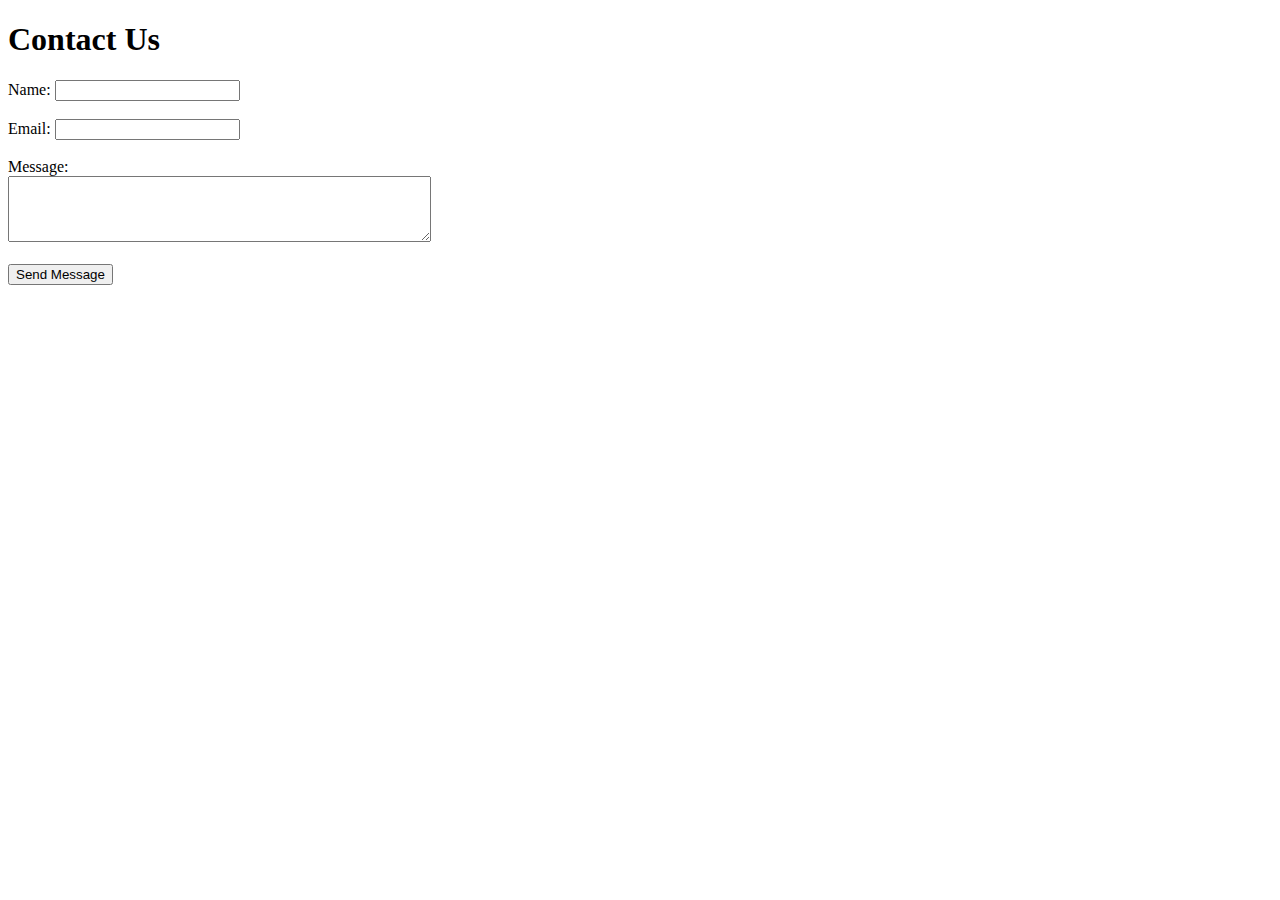
<file: flask_contact_form/templates/contact.html>
<!DOCTYPE html>
<html lang="en">
<head>
    <meta charset="UTF-8">
    <meta name="viewport" content="width=device-width, initial-scale=1.0">
    <title>Contact Us</title>
</head>
<body>
    <h1>Contact Us</h1>
    <form action="/" method="POST">
        <label for="name">Name:</label>
        <input type="text" id="name" name="name" required><br><br>
        
        <label for="email">Email:</label>
        <input type="email" id="email" name="email" required><br><br>
        
        <label for="message">Message:</label><br>
        <textarea id="message" name="message" rows="4" cols="50" required></textarea><br><br>
        
        <button type="submit">Send Message</button>
    </form>
</body>
</html>
</file>
<file: HireMe/css/style.css>
body {
  font-family: 'Poppins', sans-serif;
  color: #0c0c0c;
  background-color: #83AF9B;
}

.layout_padding {
  padding-top: 90px;
  padding-bottom: 90px;
  background-color: #83AF9B;
}

.layout_padding2 {
  padding: 45px 0;
}

.layout_padding2-top {
  padding-top: 45px;
  padding-bottom: 45px;
}

.layout_padding2-bottom {
  padding-bottom: 45px;
}

.layout_padding-top {
  padding-top: 90px;
}

.layout_padding-bottom {
  padding-bottom: 90px;
}

.heading_container {
  display: -webkit-box;
  display: -ms-flexbox;
  display: flex;
}

.heading_container h2 {
  font-weight: bold;
  text-transform: uppercase;
}

/*header section*/
.hero_area {
  height: calc(100vh - 30px);
  background: -webkit-gradient(linear, left top, right top, color-stop(100%, rgb(252, 157, 154,0)));
  background: linear-gradient(to right, rgb(252, 157, 154,0) 100%);
  display: -webkit-box;
  display: -ms-flexbox;
  display: flex;
  -webkit-box-orient: vertical;
  -webkit-box-direction: normal;
      -ms-flex-direction: column;
          flex-direction: column;
  position: relative;
}

.sub_page .hero_area {
  height: auto;
  background: none;
  background-color: #1a2e35;
}

.hero_area.sub_pages {
  height: auto;
}

.header_section {
  overflow-x: hidden;
  background-color: #83AF9B;
}

.header_section .container-fluid {
  padding-right: 25px;
  padding-left: 25px;
}

.header_section .nav_container {
  margin: 0 auto;
}

.header_section .user_option {
  display: -webkit-box;
  display: -ms-flexbox;
  display: flex;
  -webkit-box-align: center;
      -ms-flex-align: center;
          align-items: center;
}

.header_section .user_option a {
  display: -webkit-box;
  display: -ms-flexbox;
  display: flex;
  color: #ffffff;
  -webkit-box-align: center;
      -ms-flex-align: center;
          align-items: center;
}

.header_section .user_option a img {
  min-width: 20px;
  height: 20px;
  margin-right: 5px;
}

.custom_nav-container.navbar-expand-lg .navbar-nav .nav-item .nav-link {
  padding: 10px 15px;
  color: #ffffff;
  text-align: center;
}

a,
a:hover,
a:focus {
  text-decoration: none;
}

a:hover,
a:focus {
  color: initial;
}

.btn,
.btn:focus {
  outline: none !important;
  -webkit-box-shadow: none;
          box-shadow: none;
}

.custom_nav-container .nav_search-btn {
  background-image: url(../images/search-icon.png);
  background-size: 17px;
  background-repeat: no-repeat;
  background-position-y: 7px;
  width: 35px;
  height: 35px;
  padding: 0;
  border: none;
}

.custom_nav-container form {
  padding-top: 7px;
}

.navbar-brand {
  margin-right: 5%;
  display: -webkit-box;
  display: -ms-flexbox;
  display: flex;
  -webkit-box-align: center;
      -ms-flex-align: center;
          align-items: center;
}

.navbar-brand img {
  width: 35px;
  margin-right: 5px;
}

.navbar-brand span {
  font-weight: bold;
  color: #ffffff;
  font-size: 24px;
}

.custom_nav-container {
  z-index: 99999;
  padding: 0;
  height: 70px;
  background-color: #1a2e35;
  padding: 20px;
  border-radius: 30px;
  margin-top: 20px;
}

.custom_nav-container .navbar-toggler {
  outline: none;
}

.custom_nav-container .navbar-toggler .navbar-toggler-icon {
  background-image: url(../images/menu.png);
  background-size: 30px;
  width: 32px;
  height: 32px;
}

.lg_toggl-btn {
  background-color: transparent;
  border: none;
  outline: none;
  width: 56px;
  height: 40px;
  cursor: pointer;
}

.lg_toggl-btn:focus {
  outline: none;
}

.login_btn-container {
  padding-top: 30px;
}

.login_btn-container a {
  color: #FC9D9A;
  text-transform: uppercase;
}

/*end header section*/
/* slider section */
.slider_section {
  margin-top: 50px;
  background-color: #FC9D9A;
  -webkit-box-flex: 1;
      -ms-flex: 1;
          flex: 1;
  display: -webkit-box;
  display: -ms-flexbox;
  display: flex;
  -webkit-box-align: center;
      -ms-flex-align: center;
          align-items: center;
  position: relative;
}

.slider_section .row {
  -webkit-box-align: center;
      -ms-flex-align: center;
          align-items: center;
}

.slider_section .row > div {
  position: unset;
}

.slider_section .detail-box h1 {
  color: #ffffff;
  font-weight: bold;
  text-transform: uppercase;
}

.slider_section .detail-box p {
  color: #ffffff;
  margin-top: 15px;
}

.slider_section .detail-box .btn-box {
  display: -webkit-box;
  display: -ms-flexbox;
  display: flex;
  -ms-flex-wrap: wrap;
      flex-wrap: wrap;
  margin: 45px -5px 0 -5px;
}

.slider_section .detail-box .btn-box a {
  text-align: center;
  width: 165px;
  font-size: 15px;
  margin: 5px;
}


.slider_section .detail-box .btn-box .btn-1 {
  display: inline-block;
  padding: 10px 0;
  background-color: #ff4f5a;
  color: #ffffff;
  -webkit-transition: all 0.3s;
  transition: all 0.3s;
  border: 1px solid transparent;
  border-radius: 20px;
}

.slider_section .detail-box .btn-box .btn-1:hover {
  background-color: transparent;
  border-color: #ff4f5a;
  color: #ff4f5a;
  /* border-radius: 20px; */
}

.slider_section .detail-box .btn-box .btn-2 {
  display: inline-block;
  padding: 10px 0;
  background-color: #ffffff;
  color: #252525;
  -webkit-transition: all 0.3s;
  transition: all 0.3s;
  border: 1px solid transparent;
  border-radius: 20px;
}

.slider_section .detail-box .btn-box .btn-2:hover {
  background-color: transparent;
  border-color: #ffffff;
  color: #ffffff;
}

.slider_section .img-container .img-box img {
  width: 100%;
  border-radius: 50px;
}

.slider_section #carouselExampleIndicators {
  position: unset;
  width: 100%;
}

.slider_section .carousel_btn-container {
  width: 120px;
  position: absolute;
  bottom: 0;
  display: -webkit-box;
  display: -ms-flexbox;
  display: flex;
  -webkit-box-pack: justify;
      -ms-flex-pack: justify;
          justify-content: space-between;
  left: 8.5%;
  z-index: 999;
  -webkit-transform: translateY(50%);
          transform: translateY(50%);
}

.slider_section .carousel_btn-container .carousel-control-prev,
.slider_section .carousel_btn-container .carousel-control-next {
  position: relative;
  width: 55px;
  height: 55px;
  border: none;
  border-radius: 100%;
  opacity: 1;
  background-repeat: no-repeat;
  background-size: 14px;
  background-position: center;
  background-color: #1a2e35;
  margin: 2px;
}

.slider_section .carousel_btn-container .carousel-control-prev:hover,
.slider_section .carousel_btn-container .carousel-control-next:hover {
  background-color: #ff4f5a;
}

.slider_section .carousel_btn-container .carousel-control-prev {
  background-image: url(../images/prev.png);
}

.slider_section .carousel_btn-container .carousel-control-next {
  background-image: url(../images/next.png);
}

.slider_section ol.carousel-indicators {
  margin: 0;
  width: 75px;
  bottom: 45px;
  left: initial;
  right: 25px;
}

.slider_section ol.carousel-indicators li {
  border-radius: 100%;
  text-indent: 0px;
  text-align: center;
  line-height: 55px;
  color: #ffffff;
  background-color: transparent;
  opacity: 1;
  display: none;
}

.slider_section ol.carousel-indicators li.active {
  display: block;
}

.experience_section .row {
  -webkit-box-align: center;
      -ms-flex-align: center;
          align-items: center;
}

.experience_section .detail-box p {
  margin-top: 20px;
}

.experience_section .detail-box .btn-box {
  display: -webkit-box;
  display: -ms-flexbox;
  display: flex;
  -ms-flex-wrap: wrap;
      flex-wrap: wrap;
  margin: 45px -5px 0 -5px;
}

.experience_section .detail-box .btn-box a {
  text-align: center;
  width: 165px;
  font-size: 15px;
  margin: 5px;
}

.experience_section .detail-box .btn-box .btn-1 {
  display: inline-block;
  padding: 10px 0;
  background-color: #ff4f5a;
  color: #ffffff;
  -webkit-transition: all 0.3s;
  transition: all 0.3s;
  border: 1px solid transparent;
  border-radius: 20px;
}

.experience_section .detail-box .btn-box .btn-1:hover {
  background-color: transparent;
  border-color: #ff4f5a;
  color: #ff4f5a;
}

.experience_section .detail-box .btn-box .btn-2 {
  display: inline-block;
  padding: 10px 0;
  background-color: #1a2e35;
  color: #ffffff;
  -webkit-transition: all 0.3s;
  transition: all 0.3s;
  border: 1px solid transparent;
  border-radius: 20px;
}

.experience_section .detail-box .btn-box .btn-2:hover {
  background-color: transparent;
  border-color: #1a2e35;
  color: #1a2e35;
}

.experience_section .img-box img {
  width: 100%;
  border-radius: 50px;
}

.category_section {
  background-color: #FC9D9A;
  margin-top: 50px;
  color: #ffffff;
  text-align: center;
}

.category_section .heading_container {
  -webkit-box-pack: center;
      -ms-flex-pack: center;
          justify-content: center;
}

.category_section .heading_container h2 {
  border-bottom: 1px solid #ffffff;
}

.category_section .category_container {
  display: -webkit-box;
  display: -ms-flexbox;
  display: flex;
  -ms-flex-wrap: wrap;
      flex-wrap: wrap;
  -webkit-box-pack: justify;
      -ms-flex-pack: justify;
          justify-content: space-between;
  margin-top: 25px;
}

.category_section .category_container .box {
  display: -webkit-box;
  display: -ms-flexbox;
  display: flex;
  -webkit-box-orient: vertical;
  -webkit-box-direction: normal;
      -ms-flex-direction: column;
          flex-direction: column;
  -webkit-box-align: center;
      -ms-flex-align: center;
          align-items: center;
  margin: 10px 0;
  min-width: 130px;
  -ms-flex-preferred-size: 26%;
      flex-basis: 26%;
}

.category_section .category_container .box .img-box {
  width: 120px;
  height: 120px;
  display: -webkit-box;
  display: -ms-flexbox;
  display: flex;
  -webkit-box-pack: center;
      -ms-flex-pack: center;
          justify-content: center;
  -webkit-box-align: center;
      -ms-flex-align: center;
          align-items: center;
}

.about_section {
  text-align: center;
}

.about_section .img-box img {
  width: 100%;
  margin-bottom: 30px;
  border-radius: 50px;
}

.about_section .detail-box h2 {
  font-weight: bold;
  text-transform: uppercase;
}

.about_section .detail-box p {
  margin-top: 15px;
}

.about_section .detail-box a {
  display: inline-block;
  padding: 10px 45px;
  background-color: #ff4f5a;
  color: #ffffff;
  -webkit-transition: all 0.3s;
  transition: all 0.3s;
  border: 1px solid transparent;
  border-radius: 20px;
  margin-top: 25px;
}

.about_section .detail-box a:hover {
  background-color: transparent;
  border-color: #ff4f5a;
  color: #ff4f5a;
}

.freelance_section .row {
  -webkit-box-align: center;
      -ms-flex-align: center;
          align-items: center;
}

.freelance_section .tab_container .t-link-box {
  margin: 25px 0;
  display: -webkit-box;
  display: -ms-flexbox;
  display: flex;
  -webkit-box-align: center;
      -ms-flex-align: center;
          align-items: center;
  cursor: pointer;
}

.freelance_section .tab_container .t-link-box .img-box {
  width: 90px;
  height: 90px;
  min-width: 90px;
  min-height: 90px;
  display: -webkit-box;
  display: -ms-flexbox;
  display: flex;
  -webkit-box-pack: center;
      -ms-flex-pack: center;
          justify-content: center;
  -webkit-box-align: center;
      -ms-flex-align: center;
          align-items: center;
  background-color: #1a2e35;
  border-radius: 100%;
  margin-right: 35px;
}

.freelance_section .tab_container .t-link-box .img-box img {
  width: auto;
  height: auto;
  max-width: 45px;
  max-height: 45px;
}

.freelance_section .tab_container .t-link-box .detail-box h5 {
  font-weight: bold;
  color: #ff4f5a;
}

.freelance_section .tab_container .t-link-box .detail-box h3 {
  font-weight: bold;
  color: #252525;
}

.freelance_section .tab_container .t-link-box[aria-expanded="true"] .img-box, .freelance_section .tab_container .t-link-box:hover .img-box {
  background-color: #1a2e35;
}

.freelance_section .img-box img {
  width: 100%;
  border-radius: 50px;
}

.client_section .heading_container {
  -webkit-box-pack: center;
      -ms-flex-pack: center;
          justify-content: center;
  margin-bottom: 25px;
}

.client_section .detail-box {
  text-align: center;
  margin: 25px 35px;
  padding: 45px 65px 35px 65px;
  background-color: #fc9d9a;
  -webkit-box-shadow: 0px 0px 20px 0 rgba(0, 0, 0, 0.2);
          box-shadow: 0px 0px 20px 0 rgba(0, 0, 0, 0.2);
}

.client_section .detail-box h4 {
  font-weight: bold;
}

.client_section .detail-box p {
  margin-top: 15px;
  margin-bottom: 25px;
}

.client_section .carousel-control-prev,
.client_section .carousel-control-next {
  top: 50%;
  width: 65px;
  height: 65px;
  border: none;
  border-radius: 100%;
  opacity: 1;
  background-repeat: no-repeat;
  background-size: 10px;
  background-position: center;
  background-color: #1a2e35;
  margin: 2px;
  -webkit-transform: translateY(-50%);
          transform: translateY(-50%);
}

.client_section .carousel-control-prev {
  background-image: url(../images/prev-angle.png);
}

.client_section .carousel-control-next {
  background-image: url(../images/next-angle.png);
}

/* info section */
.info_section {
  position: relative;
  background-color: #1a2e35;
  color: #ffffff;
}

.info_section .heading_container {
  margin-bottom: 45px;
}

.info_section h5 {
  text-transform: uppercase;
  font-weight: bold;
  margin-bottom: 20px;
}

.info_section .info_top {
  display: -webkit-box;
  display: -ms-flexbox;
  display: flex;
  -webkit-box-align: center;
      -ms-flex-align: center;
          align-items: center;
  -webkit-box-pack: justify;
      -ms-flex-pack: justify;
          justify-content: space-between;
  margin-top: 35px;
  margin-bottom: 75px;
}

.info_section .info_top .info_logo {
  display: -webkit-box;
  display: -ms-flexbox;
  display: flex;
}

.info_section .info_top .info_logo img {
  width: 65px;
}

.info_section .info_top .info_logo span {
  color: #ffffff;
  font-weight: bold;
  font-size: 32px;
}

.info_section .info_top .social_box {
  display: -webkit-box;
  display: -ms-flexbox;
  display: flex;
  -webkit-box-align: center;
      -ms-flex-align: center;
          align-items: center;
}

.info_section .info_top .social_box a {
  margin: 0 10px;
}

.info_section .info_top .social_box a img {
  width: auto;
  height: auto;
  max-width: 30px;
  max-height: 30px;
}

.info_section a {
  text-transform: none;
}

.info_section ul {
  padding: 0;
}

.info_section ul li {
  list-style-type: none;
  margin: 3px 0;
}

.info_section ul li a {
  color: #ffffff;
}

.info_section .info_link-box {
  display: -webkit-box;
  display: -ms-flexbox;
  display: flex;
  -webkit-box-orient: vertical;
  -webkit-box-direction: normal;
      -ms-flex-direction: column;
          flex-direction: column;
}

.info_section .info_form form input {
  outline: none;
  width: 100%;
  padding: 7px 10px;
}

.info_section .info_form form button {
  display: inline-block;
  padding: 8px 40px;
  background-color: #ff4f5a;
  color: #ffffff;
  -webkit-transition: all 0.3s;
  transition: all 0.3s;
  border: 1px solid transparent;
  border-radius: 0;
  border: 1.5px solid #ffffff;
  margin-top: 15px;
  text-transform: uppercase;
  font-size: 15px;
}

.info_section .info_form form button:hover {
  background-color: transparent;
  border-color: #ff4f5a;
  color: #ff4f5a;
}

.info_section .info_contact .link-box {
  display: -webkit-box;
  display: -ms-flexbox;
  display: flex;
  -webkit-box-align: center;
      -ms-flex-align: center;
          align-items: center;
  margin: 30px 0;
  color: #ffffff;
}

.info_section .info_contact .link-box .img-box {
  display: -webkit-box;
  display: -ms-flexbox;
  display: flex;
  -webkit-box-pack: center;
      -ms-flex-pack: center;
          justify-content: center;
  -webkit-box-align: center;
      -ms-flex-align: center;
          align-items: center;
  min-width: 45px;
  min-height: 45px;
  margin-right: 20px;
}

.info_section .info_contact .link-box .img-box img {
  width: auto;
  height: auto;
  max-width: 30px;
  max-height: 30px;
}

/* end info section */
/* footer section*/
.footer_section {
  display: -webkit-box;
  display: -ms-flexbox;
  display: flex;
  -webkit-box-orient: vertical;
  -webkit-box-direction: normal;
      -ms-flex-direction: column;
          flex-direction: column;
  -webkit-box-pack: center;
      -ms-flex-pack: center;
          justify-content: center;
  background-color: #fdfeff;
}

.footer_section p {
  color: #171717;
  margin: 0;
  padding: 25px 0 20px 0;
  margin: 0 auto;
  text-align: center;
}

.footer_section a {
  color: #171717;
}

/* end footer section*/
#navbarSupportedContent {
  -webkit-transform: translateX(100vw);
          transform: translateX(100vw);
  opacity: 0;
  -webkit-transition: all 0.3s ease-in;
  transition: all 0.3s ease-in;
  -webkit-box-pack: justify;
      -ms-flex-pack: justify;
          justify-content: space-between;
  -webkit-box-align: center;
      -ms-flex-align: center;
          align-items: center;
}

#navbarSupportedContent.lg_nav-toggle {
  -webkit-transform: translateX(0);
          transform: translateX(0);
  opacity: 1;
}

.custom_menu-btn button {
  margin-top: 12px;
  outline: none;
  border: none;
  background-color: transparent;
}

.custom_menu-btn button span {
  display: block;
  width: 34px;
  height: 4px;
  background-color: #fff;
  margin: 7px 0;
  -webkit-transition: all 0.3s;
  transition: all 0.3s;
  border-radius: 10px;
}

.custom_menu-btn .s-2 {
  -webkit-transition: all 0.1s;
  transition: all 0.1s;
  width: 17px;
  margin-left: auto;
}

.menu_btn-style button .s-1 {
  -webkit-transform: rotate(45deg) translate(8px, 8px);
          transform: rotate(45deg) translate(8px, 8px);
}

.menu_btn-style button .s-2 {
  -webkit-transform: translateX(100px);
          transform: translateX(100px);
}

.menu_btn-style button .s-3 {
  -webkit-transform: rotate(-45deg) translate(8px, -8px);
          transform: rotate(-45deg) translate(8px, -8px);
}
/*# sourceMappingURL=style.css.map */
</file>
<file: HireMe/css/responsive.css>
@media (max-width: 1120px) {}

@media (max-width: 992px) {
  .hero_area {
    height: auto;
  }

  #navbarSupportedContent {
    opacity: 1;
    transform: none;
    margin-top: 15px;
  }


  .navbar-toggler {
    padding: 0.25rem 0;
  }


  .header_section .user_option {
    display: none;
  }

  .custom_menu-btn {
    display: none;
  }

  .navbar-nav {
    align-items: center;
  }

  .custom_nav-container .navbar-toggler {
    margin-left: auto;
  }

  .custom_nav-container {
    padding: 15px 0;
    height: auto;
  }

  .slider_section {
    padding-top: 45px;
    padding-bottom: 120px;
  }

  .info_section .info_contact .link-box .img-box {
    margin-right: 8px;
  }

}

@media (max-width: 767px) {
  .hero_area {
    background: none;
    background-color: #1a2e35;
    /* background: linear-gradient(to bottom, #1a2e35 40%, #1cbbb4 40%); */
  }

  .slider_section {
    text-align: center;
    padding-bottom: 0;
  }

  .slider_section .detail-box {
    margin-bottom: 75px;
  }

  .slider_section .detail-box .btn-box {
    justify-content: center;
  }


  .img-container {
    padding: 0;
  }

  .slider_section .img-container .img-box {

    padding: 45px 0;
    background-color: #1cbbb4;
  }

  .experience_section .img-box {

    margin-bottom: 45px;

  }

  .category_section .category_container .box {
    flex-basis: 34%;
  }

  .client_section .detail-box {
    margin: 25px;
    padding: 45px 25px 35px 25px;
  }

  .client_section .carousel-control-prev,
  .client_section .carousel-control-next {
    top: 92%;
  }

  .info_section .info_top {

    flex-direction: column;

  }

  .info_section .info_top .social_box {
    margin-top: 35px;
  }

  .info_section .row>div {

    display: flex;
    flex-direction: column;
    align-items: center;
    text-align: center;
    margin-bottom: 25px;

  }

  .info_section .info_contact .link-box {
    margin: 0;
  }



}

@media (max-width: 576px) {
  .category_section .category_container {
    justify-content: center;
  }

  .category_section .category_container .box {
    flex-basis: 52%;
  }
}

@media (max-width: 480px) {}

@media (max-width: 420px) {
  .client_section .detail-box {
    margin: 25px 5px;
    box-shadow: 0px 0px 2px 0 rgba(0, 0, 0, 0.2);
  }

  .slider_section .carousel_btn-container {

    width: 100px;
  }

  .slider_section .carousel_btn-container .carousel-control-prev,
  .slider_section .carousel_btn-container .carousel-control-next {
    width: 45px;
    height: 45px;
    background-size: 12px;
  }

  .slider_section ol.carousel-indicators {
    right: 0;
  }

  .client_section .carousel-control-prev,
  .client_section .carousel-control-next {

    top: 95%;

  }


  .client_section .carousel-control-prev,
  .client_section .carousel-control-next {
    width: 50px;
    height: 50px;
    background-size: 8px;
  }

  .freelance_section .tab_container .t-link-box .detail-box h3 {
    font-size: 22px;
  }
}

@media (max-width: 360px) {}

@media (min-width: 1200px) {
  .container {
    max-width: 1170px;
  }
}
</file>
<file: Mini project/style.css>
body{
    .yeseva-one-regular {
        font-family: "Yeseva One", serif;
        font-weight: 400;
        font-style: normal;
    }
    color: #04030F;
}
#sos{
    font-size: 80px;
    margin: 5px 0px ;
}
#emergency{
    font-size: 50px;
    margin: 0px;
}
#heading{
    padding: 30px 0px 15px 0px;
}
#navigation{
    height: 40px;
    background-color: transparent;
    border-radius: 10px;
    backdrop-filter: blur(50px);
    justify-content: space-between;
    align-items: center;
    display: flex;
    padding: 5px 10px;
    box-shadow: 0px 0px 30px #adb5bd;
}
#sos_img{
    width: 250px;
    height: 250px;
}
img{
    padding: 5px;
}
#input_div{
    padding: 20px;
    display: flex;
    flex-direction: column;
    justify-content: center;
    align-items: center;
}
#num_in{
    padding: 10px;
    width: 230px;
    /* height: 15px; */
    border-radius: 10px;
    border: 1px solid gray;
    margin: 5px;
    font-family: "Yeseva One", serif;
}
#share_btn{
    width: 120px;
    /* height: 15px; */
    margin: 10px;
    padding: 5px;
    border: 2px solid #29bf12;
    background-color: #29bf12;
    border-radius: 5px;
    font-family: "Yeseva One", serif;
    color: white;
}
#send_btn:hover,#ok_btn:hover,#info_btn:hover,#back_btn:hover,#share_btn:hover{
    box-shadow: 0px 0px 20px gray;
}
#popup_div{
    width: 100%;
    height: 100%;
    background-color: black;
    opacity: 0.8;
    display: none;
    position: absolute;
    top: 0;
    left: 0;
    z-index: 1
}

#msg_div{
    width: 450px;
    height: 300px;
    position: absolute;
    top: 25%;
    left: 34%;
    display: none;
    background-color:#FAF3E0;
    opacity: 1;
    border: 1px solid gray;
    border-radius: 20px;
    box-shadow: 0px 0px 20px;
    z-index: 2;
    align-items: center;
    align-content: center;
}

#alert_msg{
    margin: 10px;
}

#info_btn,#back_btn,#send_btn{
    width: 100px;
    margin: 10px;
    padding: 5px;
    border: 2px solid black;
    background-color: transparent;
    border-radius: 5px;
    font-family: "Yeseva One", serif;
    color: black;
    font-size: 12px;
}

#ok_btn{
    width: 100px;
    /* height: 15px; */
    margin: 10px;
    padding: 5px;
    border: 2px solid #29bf12;
    background-color: #29bf12;
    border-radius: 5px;
    font-family: "Yeseva One", serif;
    color: white;
}

#loc_div{
    display: none;
}
</file>
